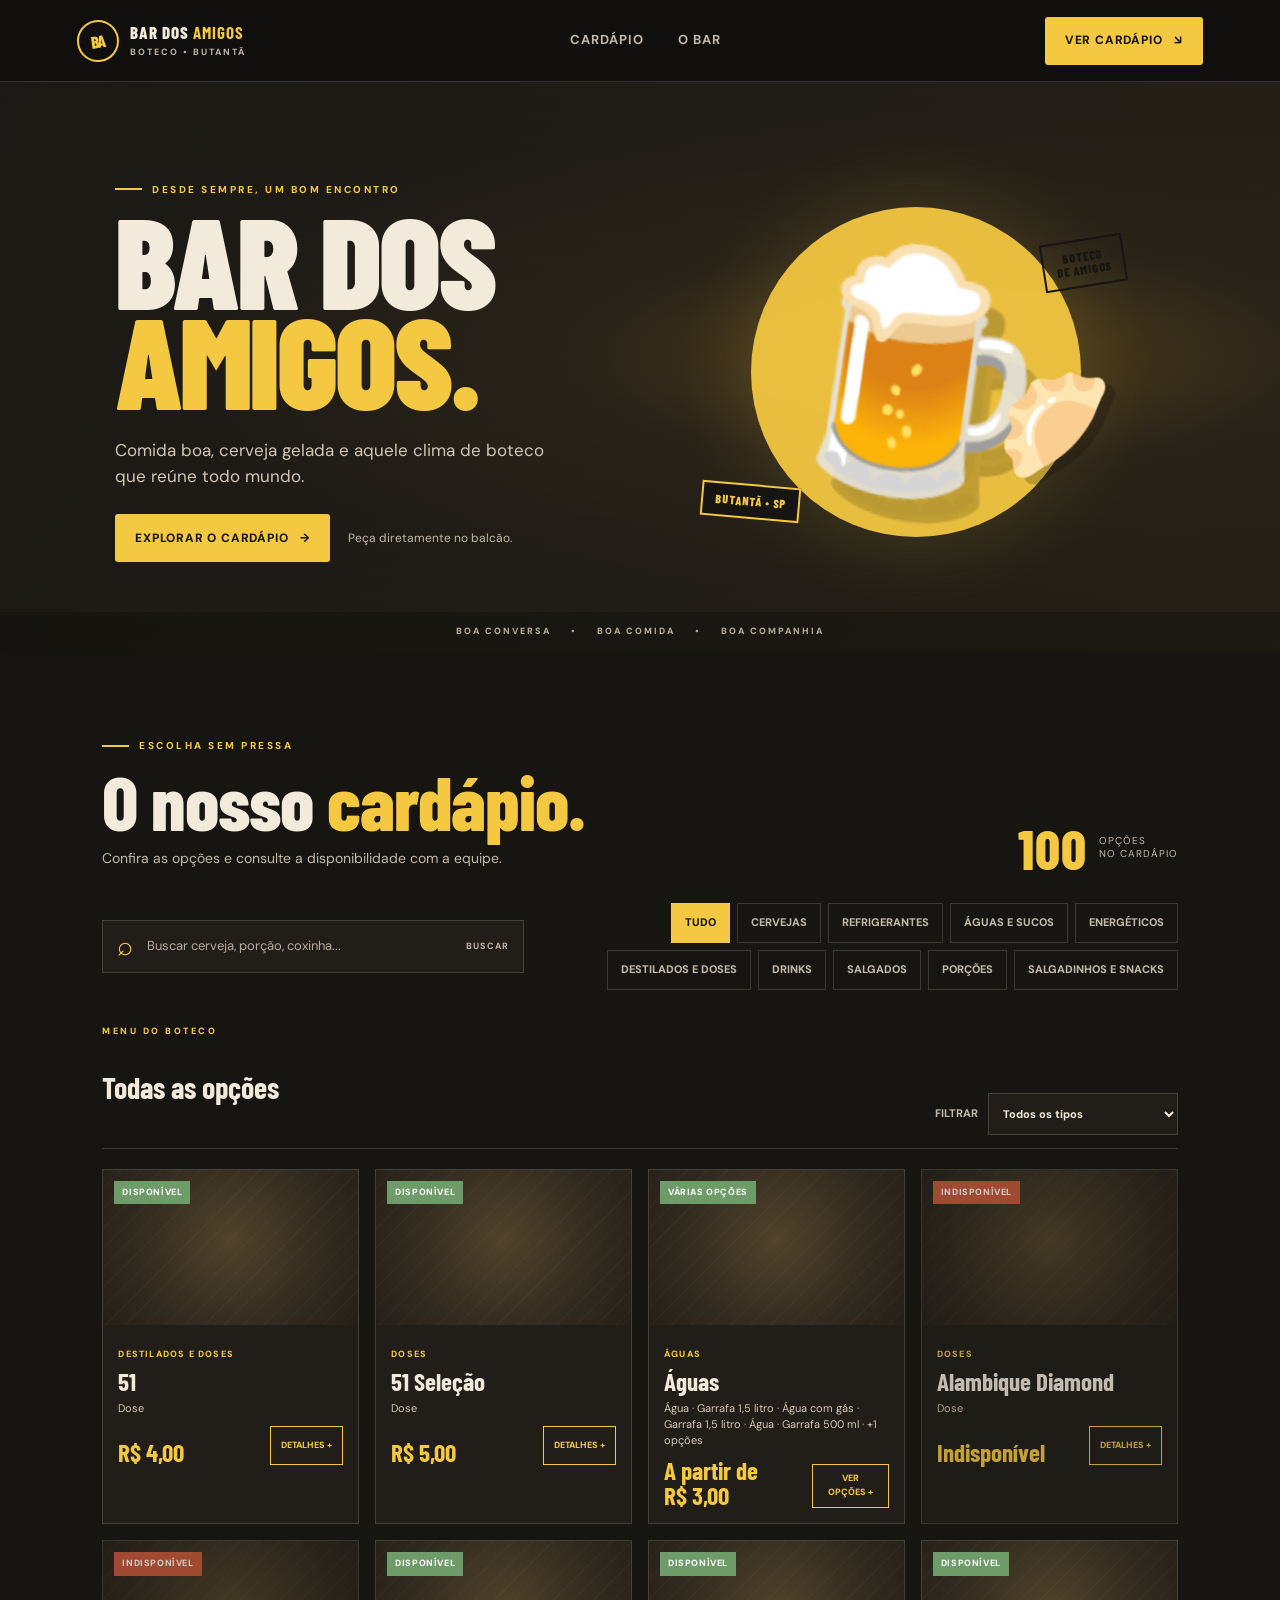
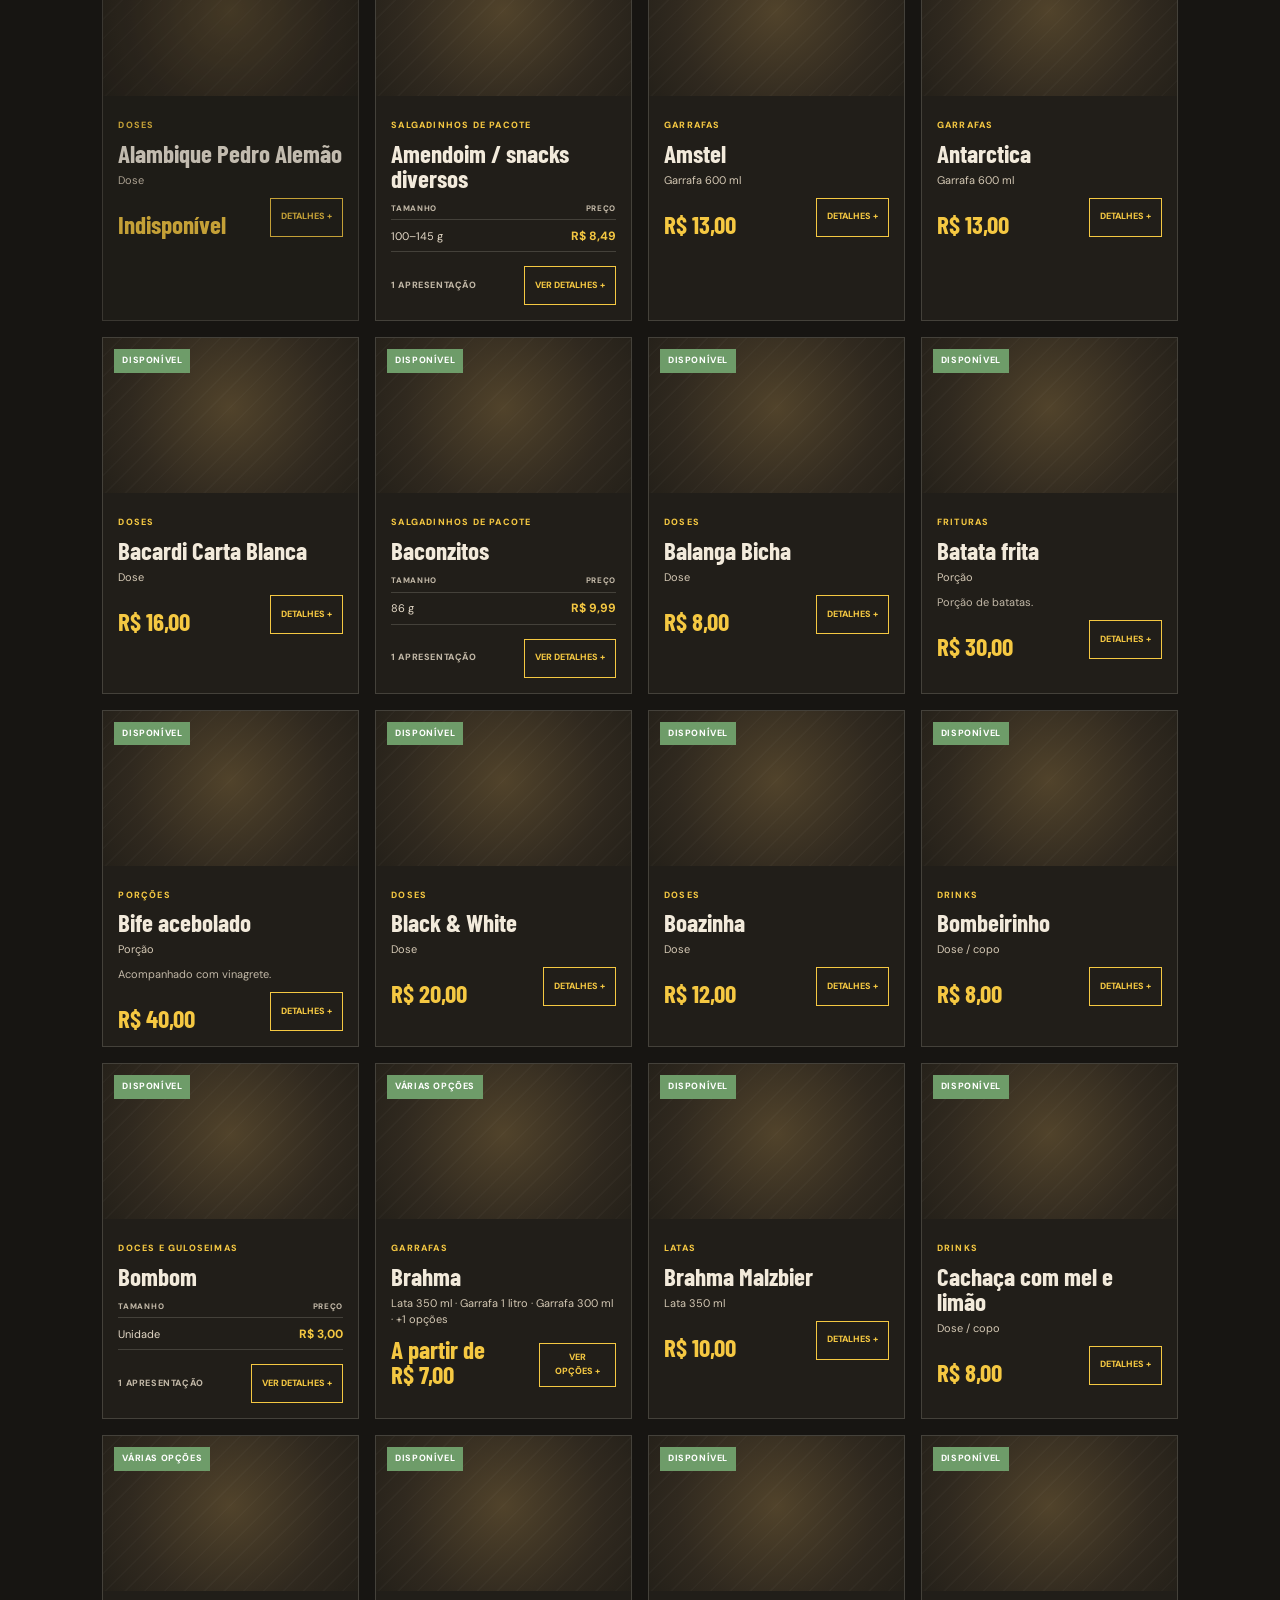
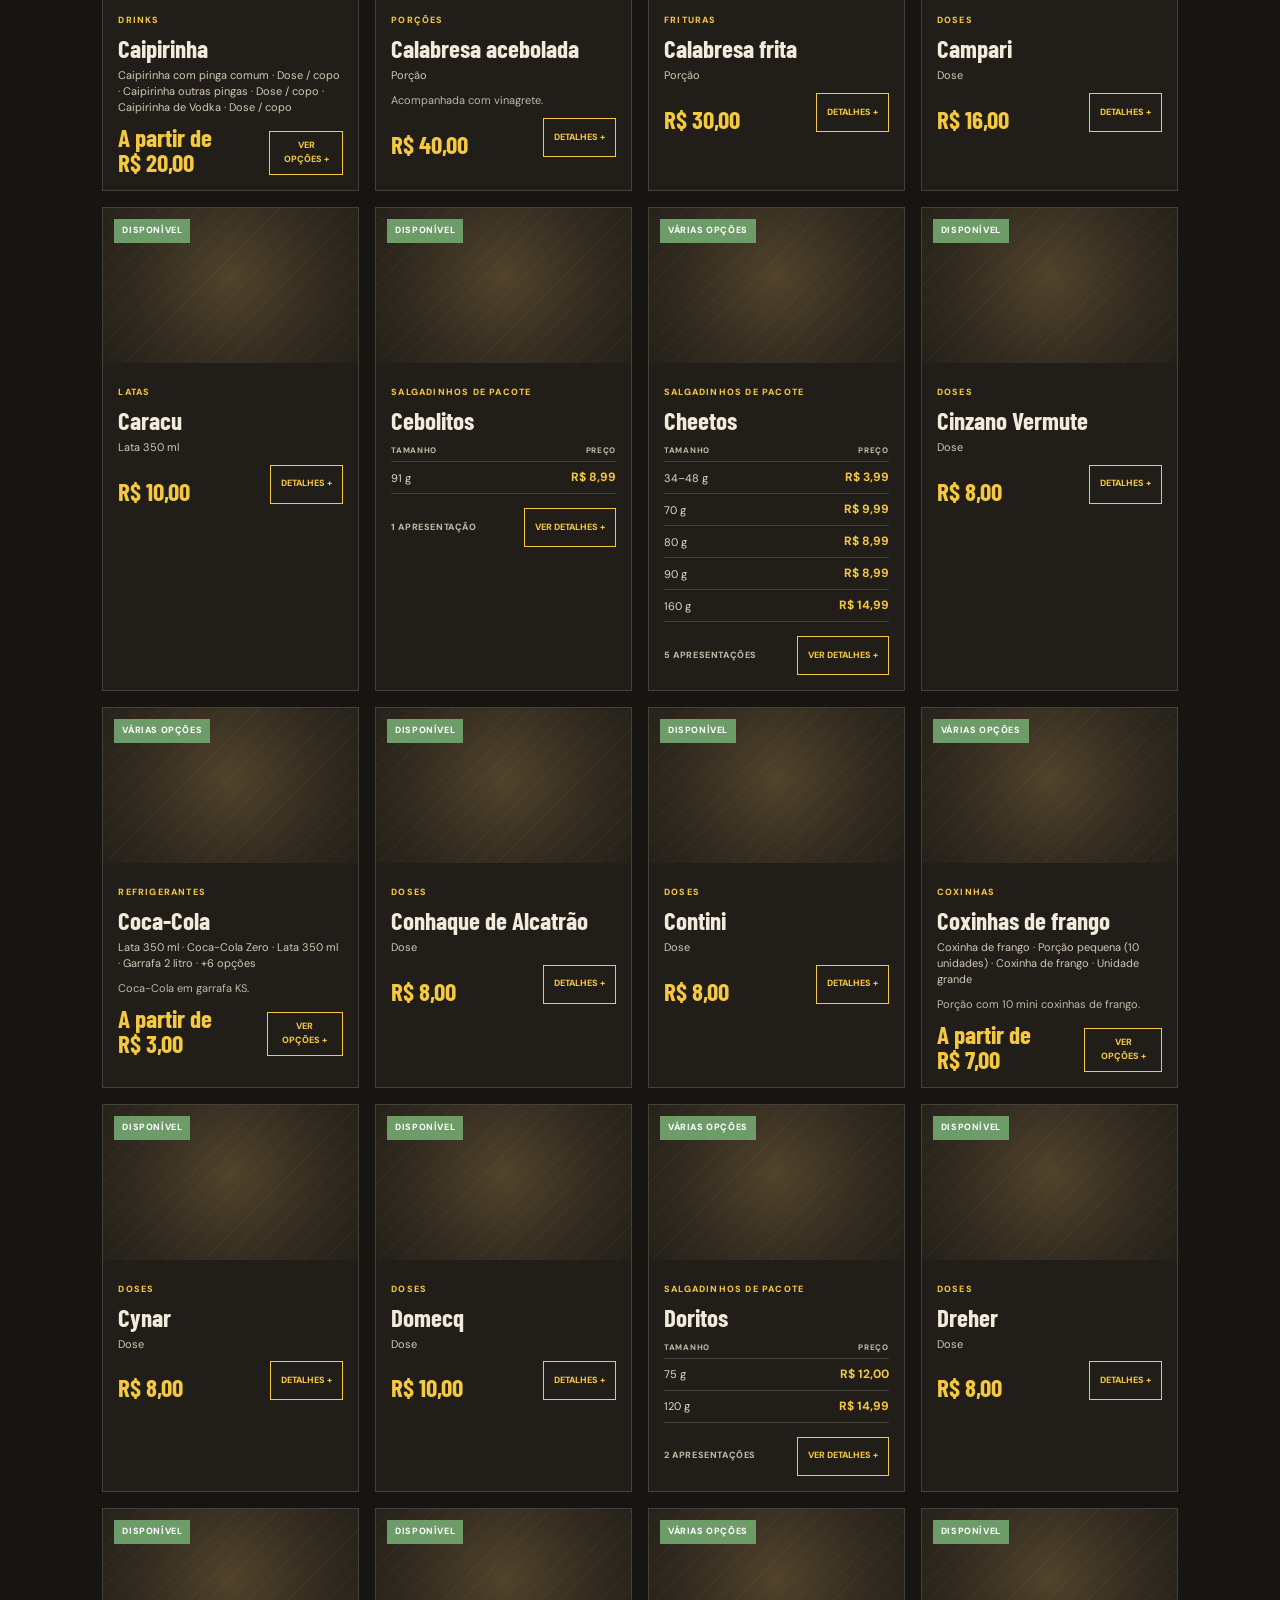
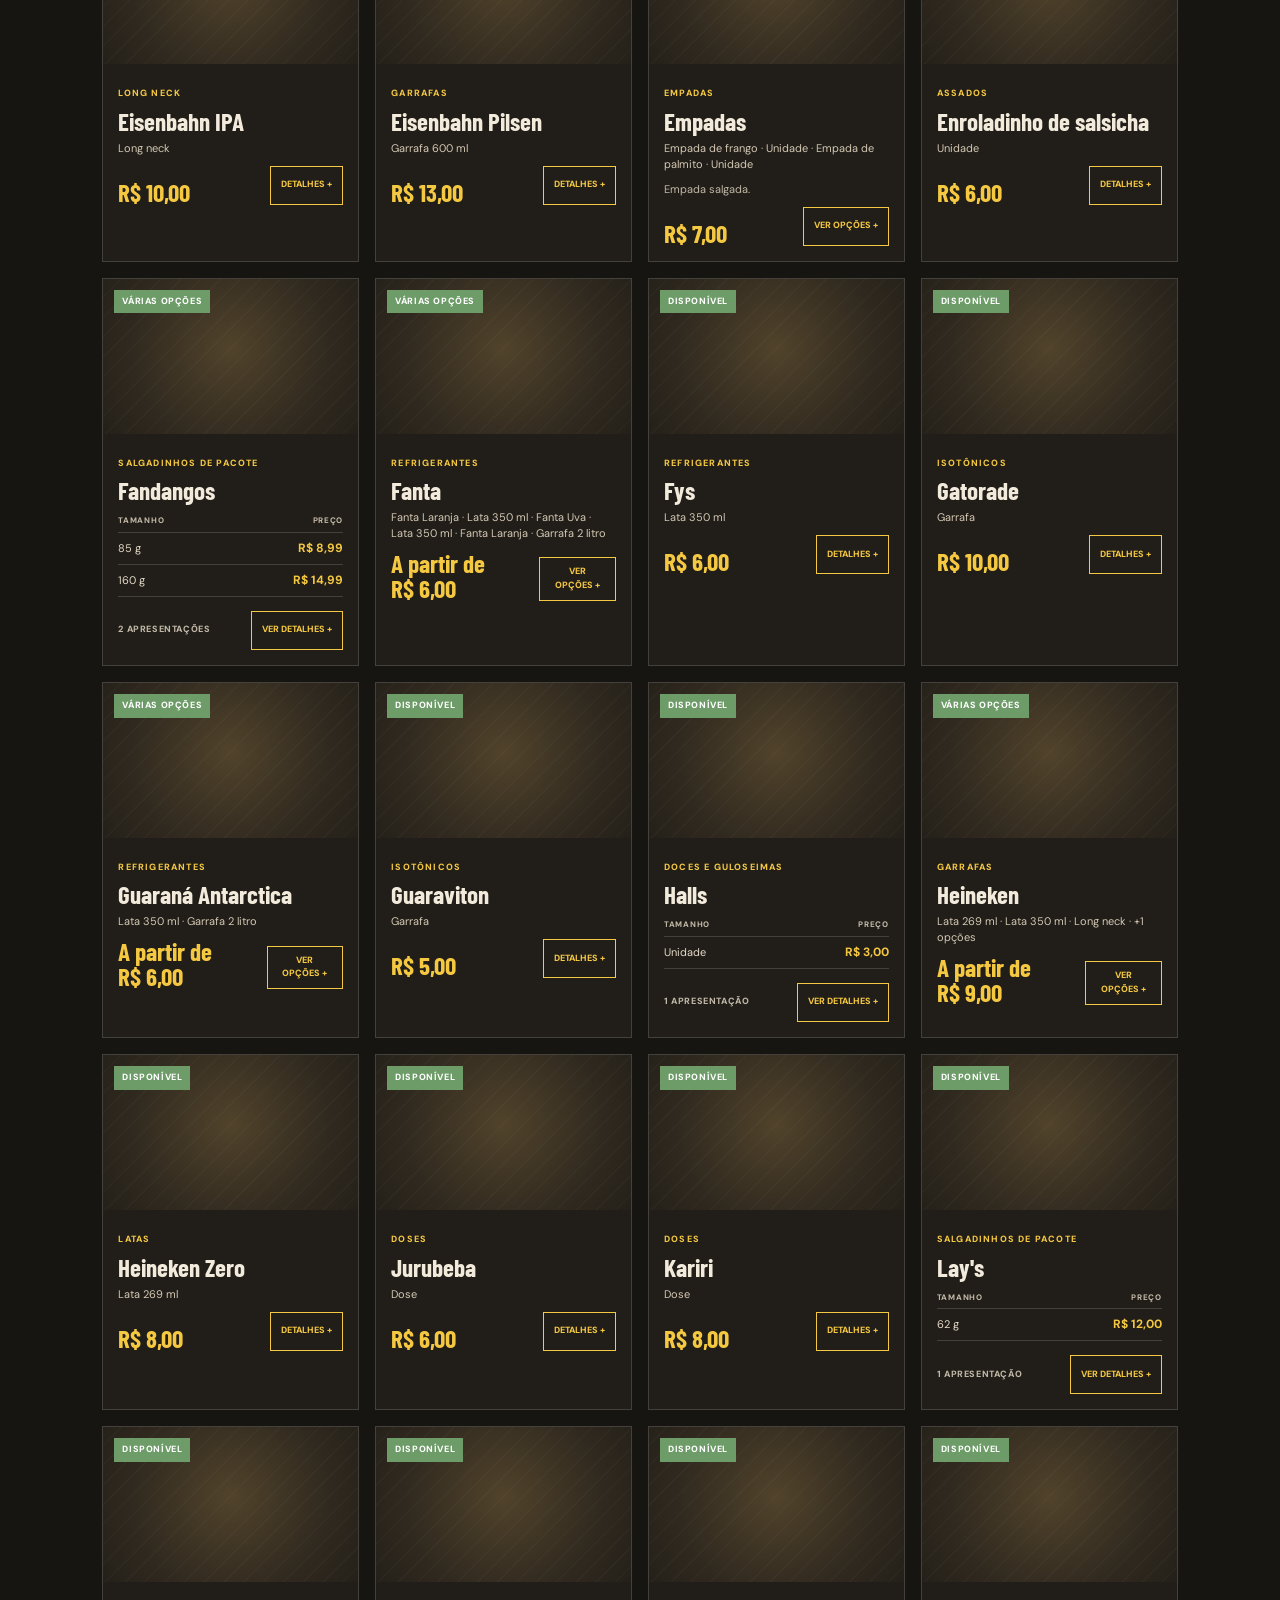
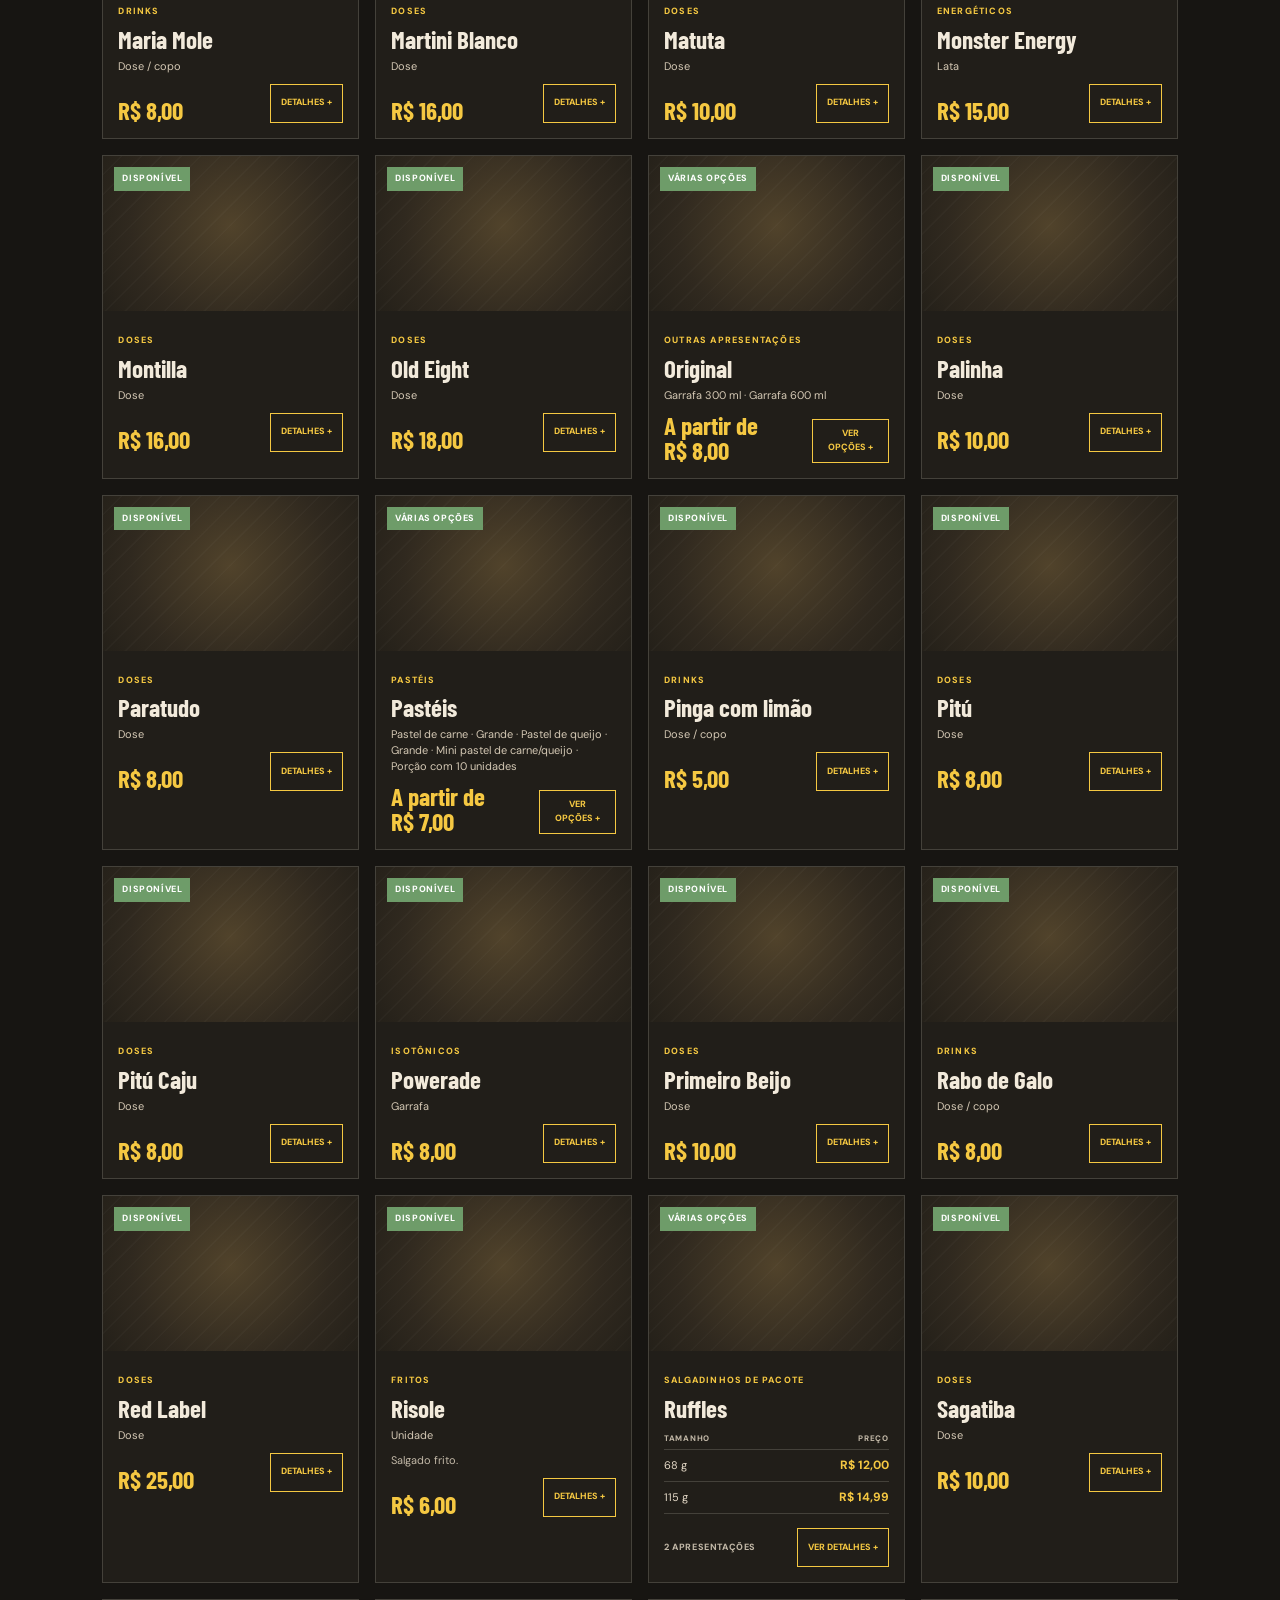
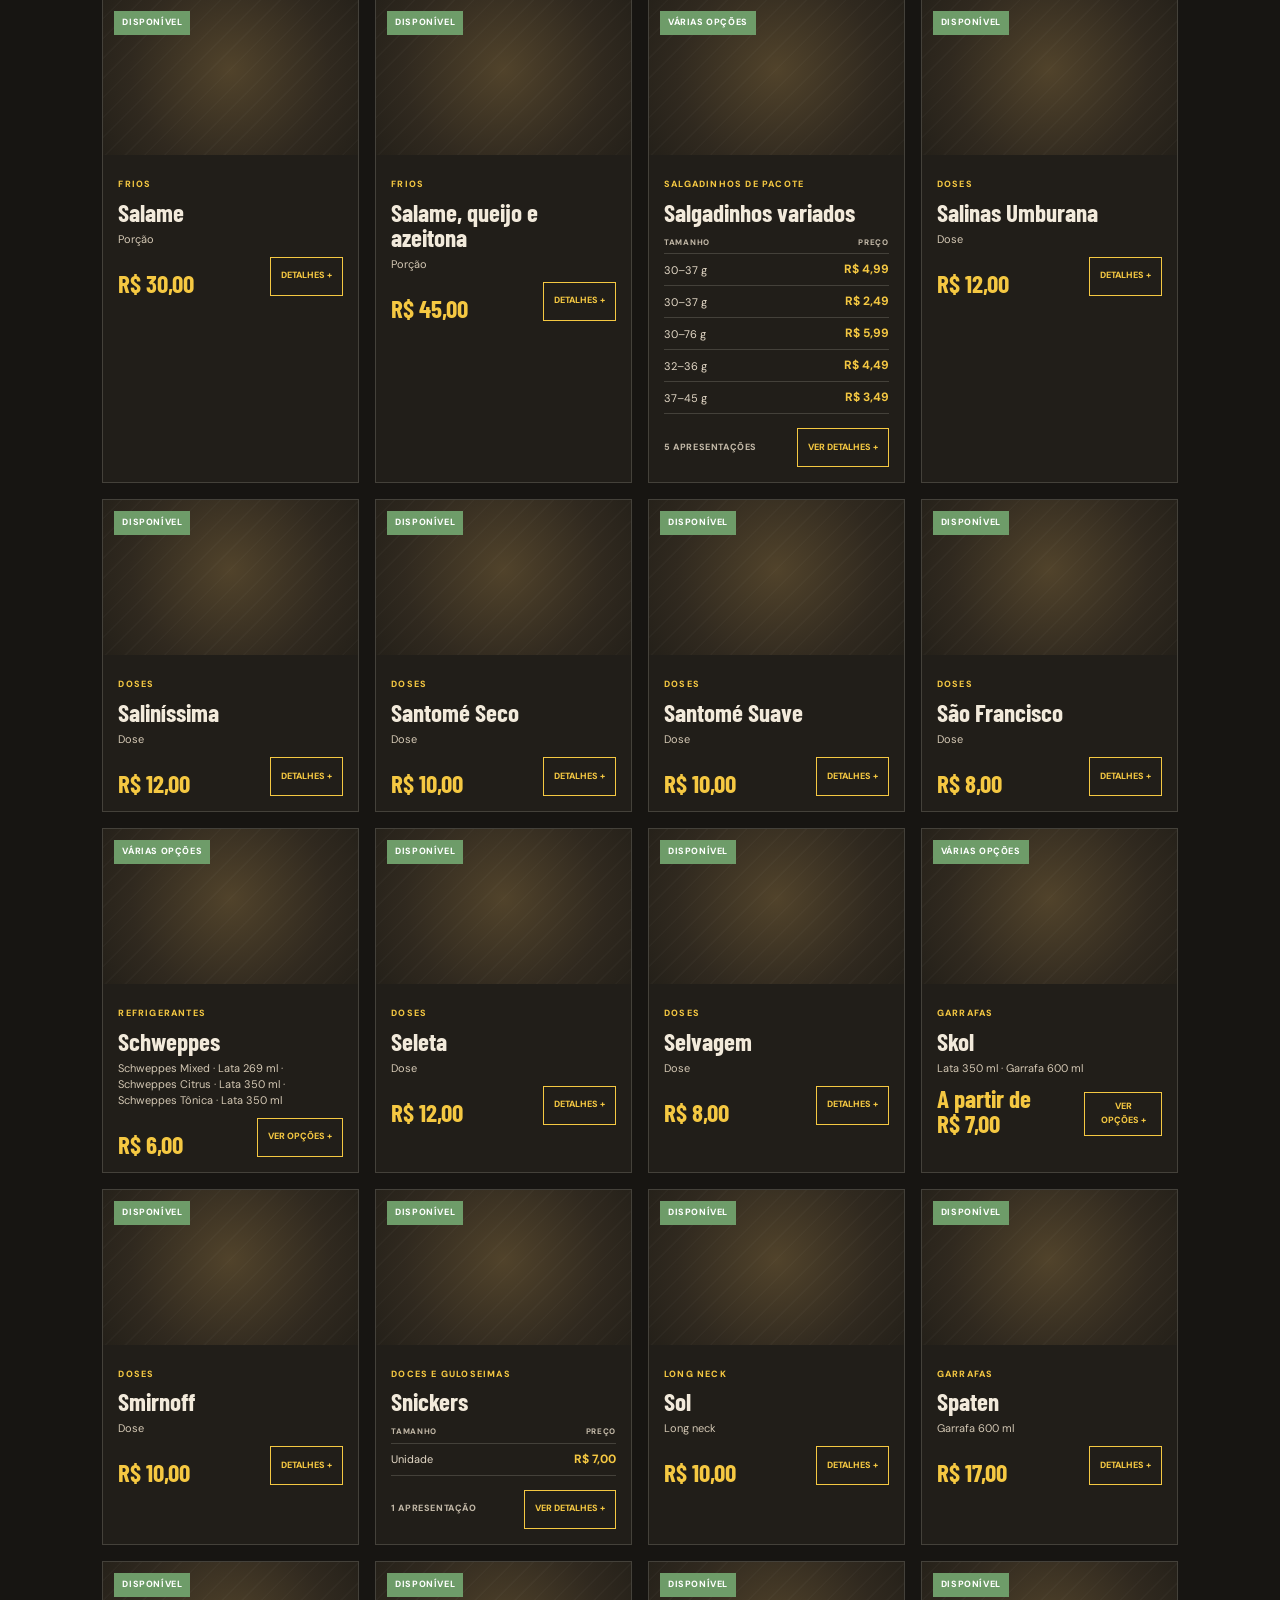
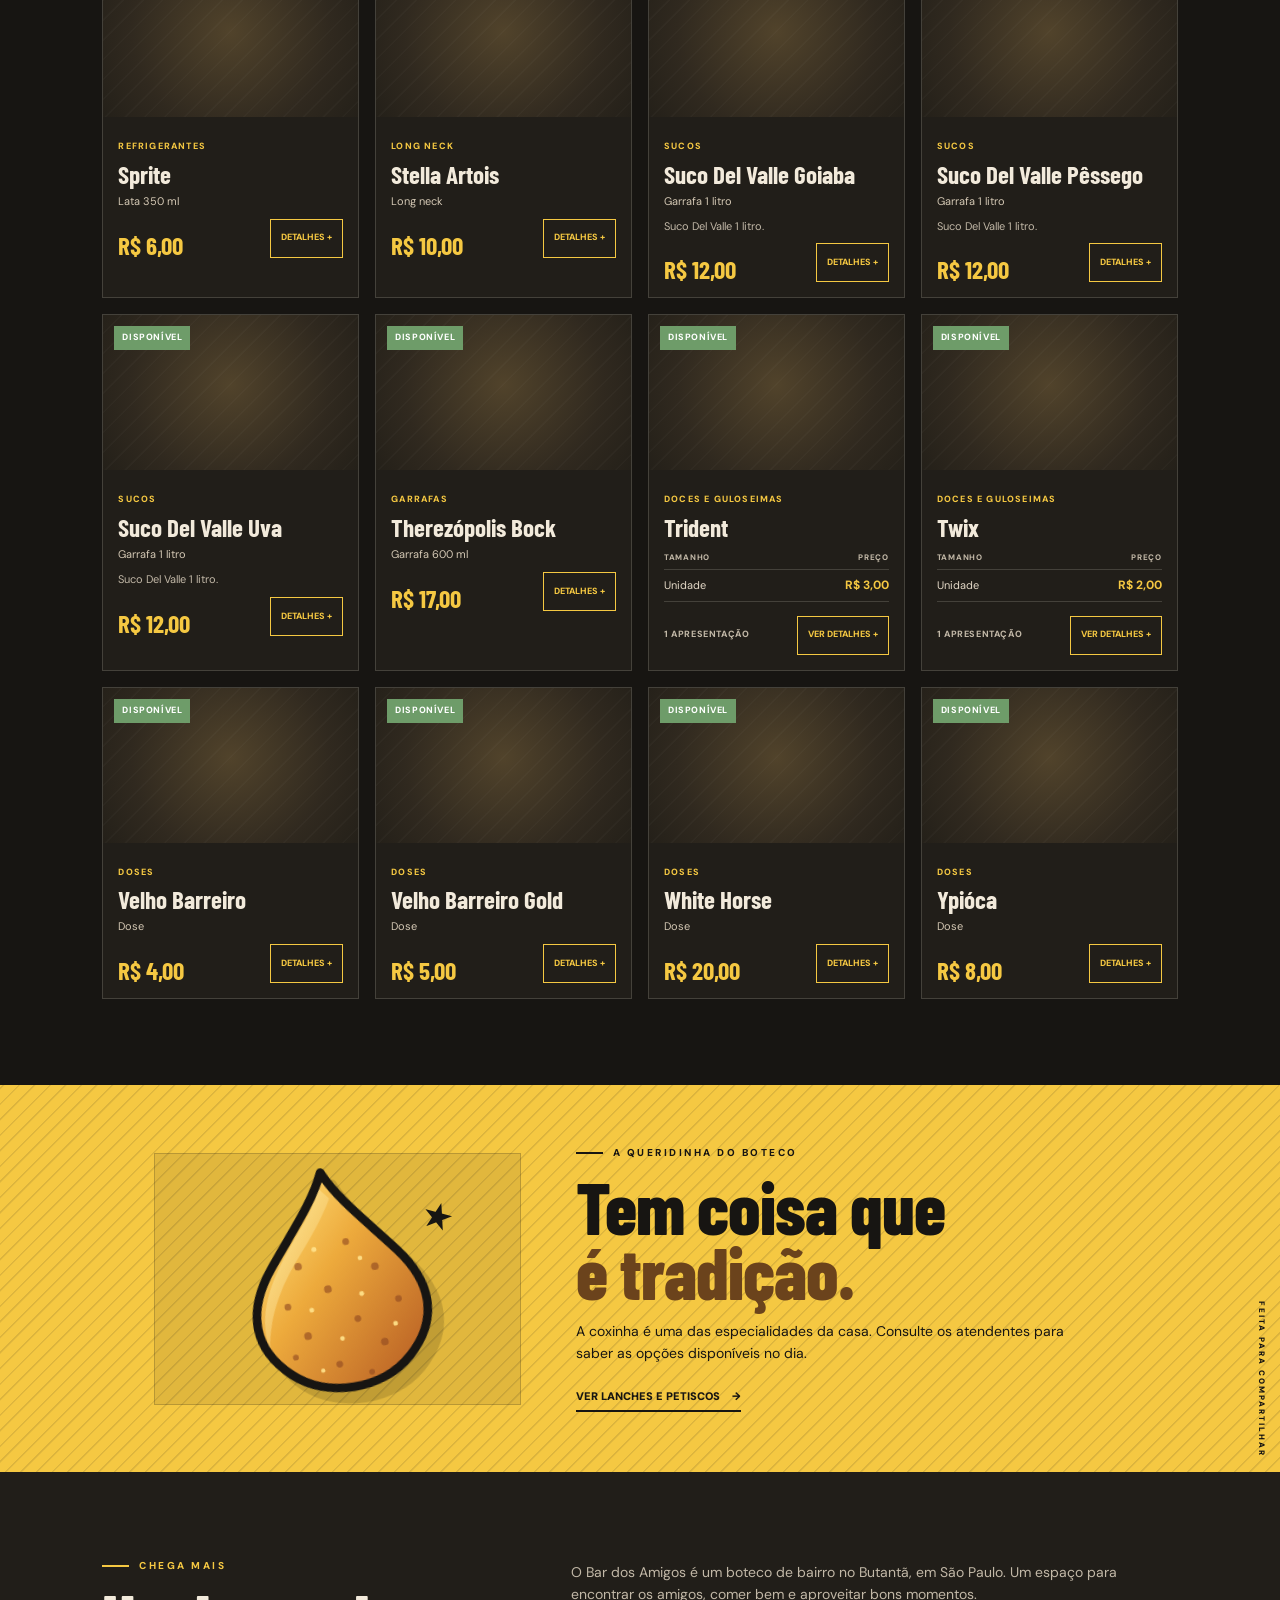
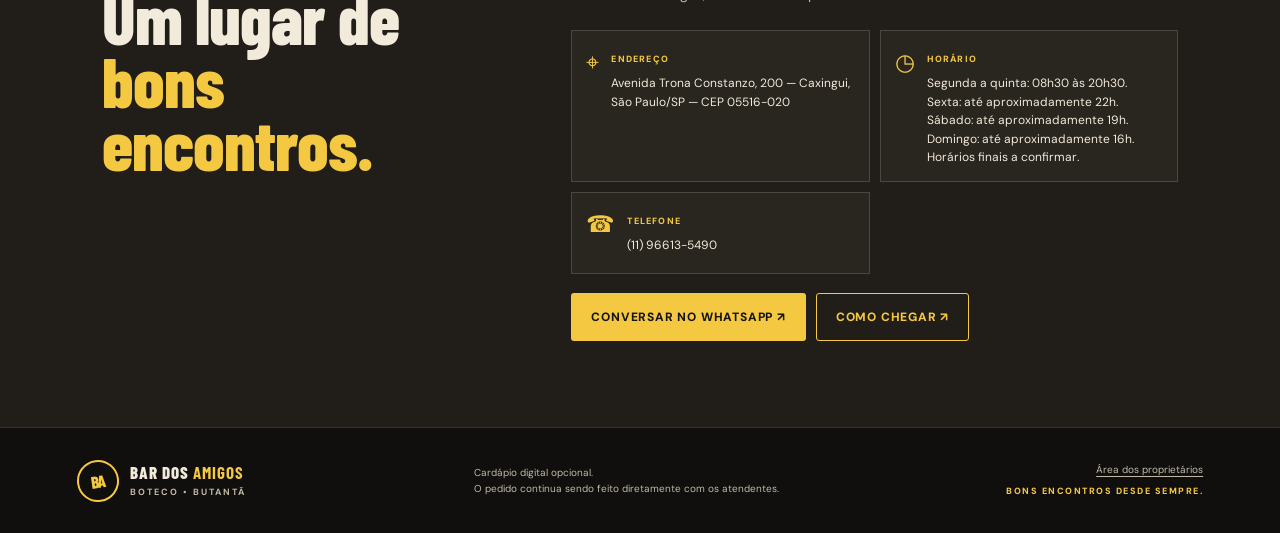
<file: index.html>
<!doctype html>
<html lang="pt-BR">
<head>
  <meta charset="utf-8">
  <meta name="viewport" content="width=device-width, initial-scale=1">
  <meta name="theme-color" content="#171512">
  <meta name="description" content="Cardápio digital opcional do Bar dos Amigos. Consulte e faça seu pedido diretamente com os atendentes.">
  <title>Bar dos Amigos | Cardápio</title>
  <link rel="stylesheet" href="css/style.css">
</head>
<body>
  <a class="skip-link" href="#conteudo">Pular para o conteúdo</a>
  <header class="site-header">
    <a class="brand" href="#inicio" aria-label="Bar dos Amigos, início">
      <span class="brand-mark" aria-hidden="true">BA</span>
      <span class="brand-name">BAR DOS <b>AMIGOS</b><small>BOTECO • BUTANTÃ</small></span>
    </a>
    <nav class="main-nav" aria-label="Navegação principal">
      <a href="#cardapio">Cardápio</a>
      <a href="#sobre">O bar</a>
    </nav>
    <a class="button button-yellow header-cta" href="#cardapio">Ver cardápio <span aria-hidden="true">↘</span></a>
  </header>

  <main id="conteudo">
    <section class="hero" id="inicio">
      <div class="hero-copy">
        <p class="eyebrow"><span class="eyebrow-line"></span> DESDE SEMPRE, UM BOM ENCONTRO</p>
        <h1>BAR DOS<br><em>AMIGOS.</em></h1>
        <p class="hero-lead">Comida boa, cerveja gelada e aquele clima de boteco que reúne todo mundo.</p>
        <div class="hero-actions">
          <a class="button button-yellow" href="#cardapio">Explorar o cardápio <span aria-hidden="true">→</span></a>
          <span class="hero-note">Peça diretamente no balcão.</span>
        </div>
      </div>
      <div class="hero-art" aria-label="Ilustração de copo de cerveja e petiscos" role="img">
        <div class="sun-disc"></div>
        <div class="hero-beer">🍺</div>
        <div class="hero-snack">🥟</div>
        <span class="stamp stamp-top">BOTECO<br>DE AMIGOS</span>
        <span class="stamp stamp-bottom">BUTANTÃ • SP</span>
      </div>
      <div class="hero-bottomline"><span>BOA CONVERSA</span><span>•</span><span>BOA COMIDA</span><span>•</span><span>BOA COMPANHIA</span></div>
    </section>

    <section class="menu-section section-wrap" id="cardapio">
      <div class="section-title">
        <div>
          <p class="eyebrow"><span class="eyebrow-line"></span> ESCOLHA SEM PRESSA</p>
          <h2>O nosso <em>cardápio.</em></h2>
          <p class="section-subtitle">Confira as opções e consulte a disponibilidade com a equipe.</p>
        </div>
        <div class="menu-count"><strong id="product-count">0</strong><span>opções<br>no cardápio</span></div>
      </div>

      <div id="connection-status" class="status-banner" role="status" hidden></div>

      <div class="menu-tools">
        <label class="search-field">
          <span aria-hidden="true">⌕</span>
          <span class="sr-only">Buscar no cardápio</span>
          <input id="search-input" type="search" placeholder="Buscar cerveja, porção, coxinha..." autocomplete="off">
          <kbd>BUSCAR</kbd>
        </label>
        <div id="category-list" class="category-list" aria-label="Categorias"></div>
      </div>

      <div id="category-overview" class="category-overview" aria-label="Categorias do cardápio" hidden></div>

      <div class="product-toolbar">
        <div>
          <p class="eyebrow">MENU DO BOTECO</p>
          <h3 id="current-category">Todas as opções</h3>
        </div>
        <label class="subcategory-label">Filtrar
          <select id="subcategory-select" aria-label="Filtrar por tipo">
            <option value="">Todos os tipos</option>
          </select>
        </label>
      </div>

      <div id="product-grid" class="product-grid" aria-live="polite" aria-busy="false"></div>
      <div id="empty-state" class="empty-state" hidden>
        <span aria-hidden="true">🔎</span>
        <h3>Nada por aqui.</h3>
        <p>Tente outro nome ou escolha uma categoria diferente.</p>
        <button class="button button-outline" id="clear-filters">Limpar filtros</button>
      </div>
    </section>

    <section class="special-section">
      <div class="special-illustration" aria-hidden="true"><img src="assets/ilustracoes/coxinha.svg" alt=""><i>★</i></div>
      <div class="special-copy">
        <p class="eyebrow"><span class="eyebrow-line"></span> A QUERIDINHA DO BOTECO</p>
        <h2>Tem coisa que<br><em>é tradição.</em></h2>
        <p>A coxinha é uma das especialidades da casa. Consulte os atendentes para saber as opções disponíveis no dia.</p>
        <a href="#cardapio" class="text-link">Ver lanches e petiscos <span aria-hidden="true">→</span></a>
      </div>
      <span class="special-side-note">FEITA PARA COMPARTILHAR</span>
    </section>

    <section class="about-section section-wrap" id="sobre">
      <div class="about-heading">
        <p class="eyebrow"><span class="eyebrow-line"></span> CHEGA MAIS</p>
        <h2>Um lugar de<br><em>bons encontros.</em></h2>
      </div>
      <div class="about-content">
        <p>O Bar dos Amigos é um boteco de bairro no Butantã, em São Paulo. Um espaço para encontrar os amigos, comer bem e aproveitar bons momentos.</p>
        <div class="about-grid">
          <article class="about-item"><span class="about-icon">⌖</span><div><small>ENDEREÇO</small><p data-about="endereco">A preencher pelos proprietários</p></div></article>
          <article class="about-item"><span class="about-icon">◷</span><div><small>HORÁRIO</small><p data-about="horario">A preencher pelos proprietários</p></div></article>
          <article class="about-item"><span class="about-icon">☎</span><div><small>TELEFONE</small><p data-about="telefone">A preencher pelos proprietários</p></div></article>
        </div>
        <div class="about-actions">
          <a id="whatsapp-link" class="button button-yellow" href="#" hidden>Conversar no WhatsApp ↗</a>
          <a id="maps-link" class="button button-outline" href="#" target="_blank" rel="noopener noreferrer" hidden>Como chegar ↗</a>
        </div>
      </div>
    </section>
  </main>

  <footer class="site-footer">
    <a class="brand" href="#inicio"><span class="brand-mark">BA</span><span class="brand-name">BAR DOS <b>AMIGOS</b><small>BOTECO • BUTANTÃ</small></span></a>
    <p>Cardápio digital opcional.<br>O pedido continua sendo feito diretamente com os atendentes.</p>
    <div class="footer-links"><a href="admin.html">Área dos proprietários</a><span class="footer-est">BONS ENCONTROS DESDE SEMPRE.</span></div>
  </footer>

  <iframe id="backend-bridge" class="backend-bridge" title="Conexão segura com o catálogo" aria-hidden="true" tabindex="-1"></iframe>

  <dialog id="product-dialog" class="product-dialog" aria-labelledby="dialog-title">
    <button type="button" class="dialog-close" id="dialog-close" aria-label="Fechar detalhes">×</button>
    <div id="dialog-content"></div>
  </dialog>

  <script src="js/dados.js"></script>
  <script src="js/bridge.js"></script>
  <script src="js/app.js"></script>
</body>
</html>
</file>
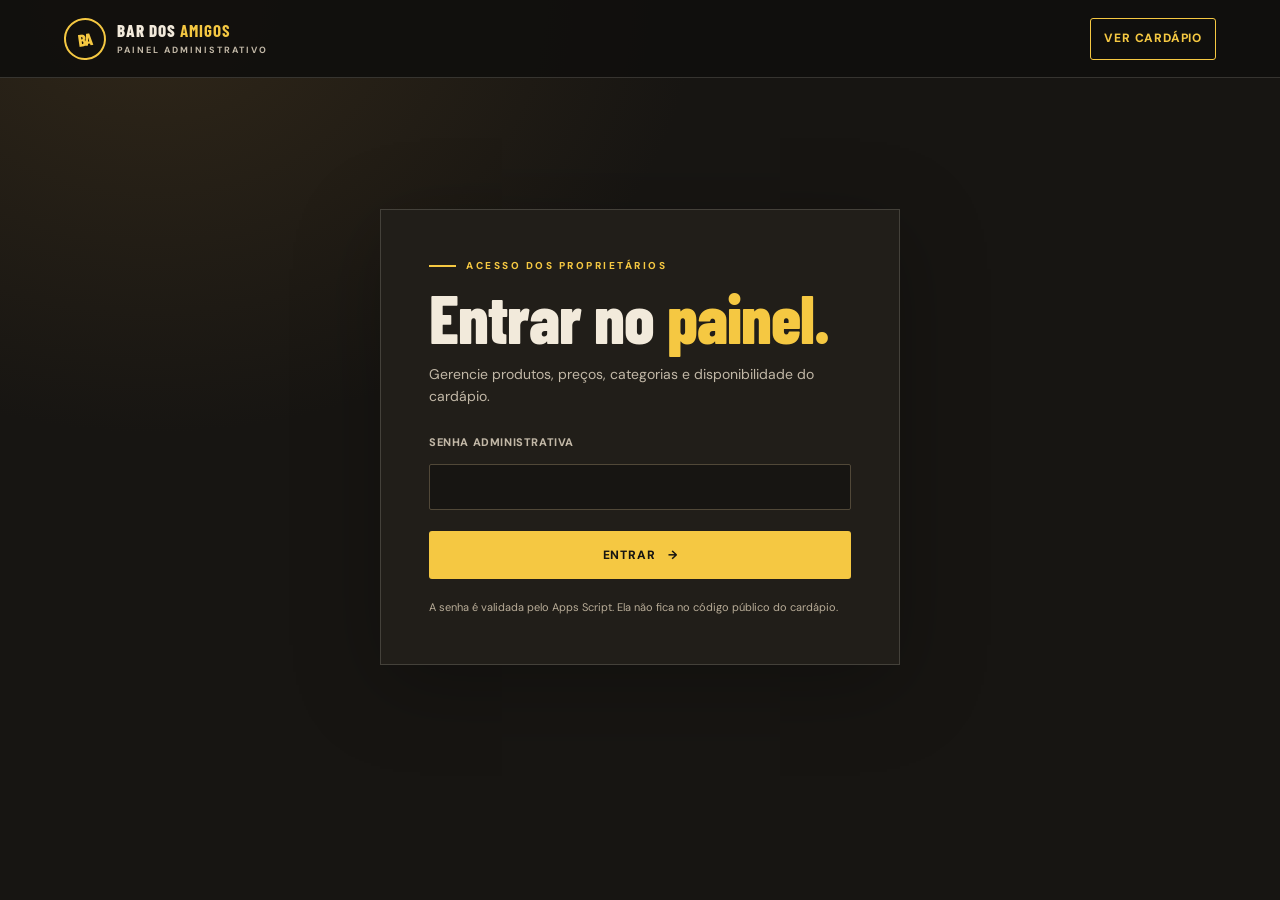
<file: admin.html>
<!doctype html>
<html lang="pt-BR">
<head>
  <meta charset="utf-8">
  <meta name="viewport" content="width=device-width, initial-scale=1, viewport-fit=cover">
  <meta name="theme-color" content="#171512">
  <meta name="description" content="Painel administrativo do cardápio do Bar dos Amigos.">
  <title>Administração | Bar dos Amigos</title>
  <link rel="stylesheet" href="css/style.css">
  <link rel="stylesheet" href="css/admin.css">
</head>
<body class="admin-body">
  <a class="skip-link" href="#admin-main">Pular para o painel</a>
  <header class="admin-header">
    <a class="brand" href="index.html" aria-label="Voltar ao cardápio">
      <span class="brand-mark" aria-hidden="true">BA</span>
      <span class="brand-name">BAR DOS <b>AMIGOS</b><small>PAINEL ADMINISTRATIVO</small></span>
    </a>
    <div class="header-actions">
      <a class="button button-outline" href="index.html">Ver cardápio</a>
      <button class="button button-outline" id="change-password-open" type="button" hidden>Trocar senha</button>
      <button class="button button-yellow" id="logout-button" type="button" hidden>Sair</button>
    </div>
  </header>

  <main class="admin-main" id="admin-main">
    <div id="auth-status" class="admin-status auth-status" role="status" aria-live="polite" hidden></div>
    <section class="auth-panel" id="login-view" aria-labelledby="login-title">
      <p class="eyebrow"><span class="eyebrow-line"></span> ACESSO DOS PROPRIETÁRIOS</p>
      <h1 id="login-title">Entrar no <em>painel.</em></h1>
      <p class="auth-intro">Gerencie produtos, preços, categorias e disponibilidade do cardápio.</p>
      <form id="login-form" class="admin-form">
        <label for="login-password">Senha administrativa</label>
        <input id="login-password" name="password" type="password" autocomplete="current-password" required>
        <button class="button button-yellow form-submit" type="submit">Entrar <span aria-hidden="true">→</span></button>
      </form>
      <p id="setup-warning" class="setup-warning" hidden>O acesso ainda precisa ser conectado ao Google Sheets. Siga as instruções do arquivo README incluído no pacote V5.1.</p>
      <p class="auth-security">A senha é validada pelo Apps Script. Ela não fica no código público do cardápio.</p>
    </section>

    <section class="auth-panel" id="password-view" aria-labelledby="password-title" hidden>
      <p class="eyebrow"><span class="eyebrow-line"></span> PRIMEIRO ACESSO</p>
      <h1 id="password-title">Troque a senha <em>provisória.</em></h1>
      <p class="auth-intro">Escolha uma senha nova com pelo menos 12 caracteres para continuar.</p>
      <form id="first-password-form" class="admin-form">
        <label for="current-password">Senha provisória atual</label>
        <input id="current-password" name="currentPassword" type="password" autocomplete="current-password" required>
        <label for="new-password">Nova senha</label>
        <input id="new-password" name="newPassword" type="password" autocomplete="new-password" minlength="12" required>
        <label for="confirm-password">Confirme a nova senha</label>
        <input id="confirm-password" name="confirmPassword" type="password" autocomplete="new-password" minlength="12" required>
        <button class="button button-yellow form-submit" type="submit">Salvar senha</button>
      </form>
    </section>

    <section class="dashboard" id="dashboard-view" hidden aria-labelledby="dashboard-title">
      <div class="dashboard-heading">
        <div>
          <p class="eyebrow"><span class="eyebrow-line"></span> CARDÁPIO DO BAR</p>
          <h1 id="dashboard-title">Administração <em>simples.</em></h1>
        </div>
      </div>
      <div id="admin-status" class="admin-status" role="status" aria-live="polite" hidden></div>
      <nav class="admin-menu" aria-label="Menu administrativo">
        <button type="button" data-admin-section="summary" aria-current="page">Resumo</button>
        <button type="button" data-admin-section="quick-bill">Conta rápida</button>
        <button type="button" data-admin-section="products">Produtos</button>
      </nav>

      <section id="admin-section-summary" class="admin-section" aria-labelledby="summary-title">
        <div class="stats-grid" aria-label="Resumo do catálogo">
          <article class="stat-card"><span>PRODUTOS ATIVOS</span><strong id="active-count">0</strong></article>
          <article class="stat-card"><span>INDISPONÍVEIS</span><strong id="unavailable-count">0</strong></article>
          <article class="stat-card"><span>CATEGORIAS ATIVAS</span><strong id="category-count">0</strong></article>
        </div>
        <div class="admin-shortcuts">
          <h2 id="summary-title">O que você precisa fazer?</h2>
          <button class="admin-shortcut" type="button" data-open-admin-section="quick-bill"><span><strong>Montar uma conta</strong><small>Adicionar produtos e calcular o total de uma pessoa.</small></span><b aria-hidden="true">→</b></button>
          <button class="admin-shortcut" type="button" data-open-admin-section="products"><span><strong>Gerenciar produtos</strong><small>Atualizar preços, disponibilidade e apresentações.</small></span><b aria-hidden="true">→</b></button>
        </div>
      </section>

      <section id="admin-section-quick-bill" class="admin-section" aria-labelledby="quick-bill-title" hidden>
        <section class="quick-bill">
        <div class="quick-bill-heading">
          <div>
            <p class="eyebrow"><span class="eyebrow-line"></span> ATENDIMENTO</p>
            <h2 id="quick-bill-title">Conta <em>rápida.</em></h2>
            <p>Selecione os produtos, ajuste as quantidades e confira o total.</p>
          </div>
          <button class="button button-outline" id="quick-bill-clear" type="button" hidden>Limpar conta</button>
        </div>
        <form id="quick-bill-form" class="quick-bill-command">
          <div class="quick-bill-entry">
            <label for="quick-bill-product">Produto e apresentação
              <select id="quick-bill-product" required><option value="">Escolha um produto</option></select>
            </label>
            <label for="quick-bill-quantity">Quantidade
              <select id="quick-bill-quantity" required>
                <option value="1">1</option><option value="2">2</option><option value="3">3</option><option value="4">4</option><option value="5">5</option>
                <option value="6">6</option><option value="7">7</option><option value="8">8</option><option value="9">9</option><option value="10">10</option>
                <option value="12">12</option><option value="15">15</option><option value="20">20</option><option value="25">25</option>
                <option value="30">30</option><option value="50">50</option><option value="100">100</option><option value="custom">Outra quantidade…</option>
              </select>
            </label>
            <label id="quick-bill-custom-label" for="quick-bill-custom-quantity" hidden>Digite a quantidade
              <input id="quick-bill-custom-quantity" type="number" min="1" max="999" step="1" value="11" inputmode="numeric">
            </label>
            <button class="button button-yellow" type="submit">Adicionar à conta</button>
          </div>
          <small>Itens indisponíveis ou sem preço cadastrado não podem ser adicionados.</small>
        </form>
        <div id="quick-bill-status" class="quick-bill-status" role="status" aria-live="polite" hidden></div>
        <div id="quick-bill-empty" class="quick-bill-empty">A conta está vazia. Adicione o primeiro item acima.</div>
        <div id="quick-bill-items" class="quick-bill-items" aria-live="polite"></div>
        <div class="quick-bill-total"><span>Total parcial</span><strong id="quick-bill-total">R$ 0,00</strong></div>
        <p id="quick-bill-price-note" class="quick-bill-price-note" hidden>Há valores de exemplo nesta conta. Confirme esses preços antes de cobrar.</p>
        <p class="quick-bill-footnote">Conta de conferência: não registra pedido nem altera estoque.</p>
        </section>
      </section>

      <section id="admin-section-products" class="admin-section" aria-labelledby="products-title" hidden>
        <div class="products-heading">
          <div>
            <p class="eyebrow"><span class="eyebrow-line"></span> CATÁLOGO</p>
            <h2 id="products-title">Produtos</h2>
            <p>Busque uma família para editar suas apresentações e preços.</p>
          </div>
          <div class="products-actions">
            <button class="button button-outline" id="categories-open" type="button">Categorias</button>
            <button class="button button-yellow" id="product-add" type="button">+ Novo produto</button>
          </div>
        </div>
      <div class="catalog-toolbar">
        <label class="admin-search"><span class="sr-only">Buscar produtos</span><input id="product-search" type="search" placeholder="Buscar produto ou apresentação…"></label>
        <label class="filter-label">Categoria
          <select id="category-filter"><option value="">Todas</option></select>
        </label>
        <label class="archived-filter"><input id="show-archived" type="checkbox"> Mostrar arquivados</label>
      </div>
      <div id="product-list" class="admin-product-list" aria-live="polite"></div>
      <nav class="pagination" id="pagination" aria-label="Páginas dos produtos" hidden>
        <button class="button button-outline" id="previous-page" type="button">Anterior</button>
        <span id="page-label"></span>
        <button class="button button-outline" id="next-page" type="button">Próxima</button>
      </nav>
      </section>
    </section>
  </main>

  <dialog class="admin-dialog product-edit-dialog" id="product-dialog" aria-labelledby="product-dialog-title">
    <form id="product-form" class="dialog-form">
      <div class="dialog-heading"><div><p class="eyebrow">CATÁLOGO</p><h2 id="product-dialog-title">Novo produto</h2></div><button class="dialog-close" type="button" data-close="product-dialog" aria-label="Fechar formulário">×</button></div>
      <div class="dialog-scroll">
        <input type="hidden" name="id">
        <div class="form-grid">
          <label class="span-2">Produto principal<input name="nome" maxlength="100" required placeholder="Ex.: Coca-Cola"><small>As apresentações serão agrupadas com este nome no cardápio.</small></label>
          <label>Categoria<select name="categoria" required></select></label>
          <label>Subcategoria<input name="subcategoria" maxlength="80" placeholder="Ex.: Refrigerantes"></label>
          <label class="span-2">Ilustração<select name="ilustracao"><option value="assets/ilustracoes/drink.svg">Bebida / drink</option><option value="assets/ilustracoes/cerveja-garrafa.svg">Cerveja em garrafa</option><option value="assets/ilustracoes/cerveja-lata.svg">Cerveja em lata</option><option value="assets/ilustracoes/coxinha.svg">Coxinha</option><option value="assets/ilustracoes/empada.svg">Empada</option><option value="assets/ilustracoes/pastel.svg">Pastel</option><option value="assets/ilustracoes/risole.svg">Risole</option><option value="assets/ilustracoes/enroladinho.svg">Enroladinho</option><option value="assets/ilustracoes/porcao.svg">Porção / snack</option></select></label>
          <label class="span-2">Descrição útil ao cliente<textarea name="descricao" rows="2" maxlength="300" placeholder="Opcional. Evite repetir preço e disponibilidade."></textarea></label>
          <label class="span-2">Ingredientes ou observação<textarea name="ingredientes" rows="2" maxlength="300"></textarea></label>
        </div>
        <section class="presentations-section" aria-labelledby="presentations-title">
          <div class="presentations-heading"><div><h3 id="presentations-title">Apresentações</h3><p>Cadastre tamanhos e preços diferentes no mesmo produto.</p></div><button class="button button-outline" id="presentation-add" type="button">+ Adicionar apresentação</button></div>
          <div id="presentation-list" class="presentation-list"></div>
          <p class="presentation-help">Ao remover uma apresentação já salva, ela será arquivada para preservar o histórico da planilha.</p>
        </section>
      </div>
      <div class="dialog-actions"><button class="button button-outline" type="button" data-close="product-dialog">Cancelar</button><button class="button button-yellow" type="submit">Salvar produto</button></div>
    </form>
  </dialog>

  <template id="presentation-template">
    <article class="presentation-row">
      <div class="presentation-row-heading"><h4>Apresentação</h4><button class="presentation-remove" type="button" data-remove-presentation>Remover</button></div>
      <div class="presentation-grid">
        <label>Nome específico (opcional)<input name="nomeEspecifico" maxlength="100" placeholder="Use quando a opção tiver outro nome"></label>
        <label>Embalagem / tipo<select name="tipo" required></select><input name="tipoPersonalizado" maxlength="50" placeholder="Digite o tipo" hidden></label>
        <label>Tamanho<select name="tamanho" required></select><input name="tamanhoPersonalizado" maxlength="50" placeholder="Digite o tamanho" hidden></label>
        <label>Preço (R$)<input name="preco" type="number" min="0" max="99999" step="0.01" inputmode="decimal"></label>
      </div>
      <div class="presentation-flags">
        <label><input type="checkbox" name="precoIndefinido"> Consultar preço</label>
        <label><input type="checkbox" name="disponivel" checked> Disponível</label>
        <label><input type="checkbox" name="ativo" checked> Exibir no cardápio</label>
        <label><input type="checkbox" name="retornavel"> Retornável</label>
      </div>
    </article>
  </template>

  <dialog class="admin-dialog categories-dialog" id="categories-dialog" aria-labelledby="categories-title">
    <div class="dialog-form">
      <div class="dialog-heading"><div><p class="eyebrow">ORGANIZAÇÃO</p><h2 id="categories-title">Categorias</h2></div><button class="dialog-close" type="button" data-close="categories-dialog" aria-label="Fechar">×</button></div>
      <p class="dialog-help">Desative categorias sem removê-las. Para excluir uma categoria, primeiro mova os produtos ligados a ela para outra categoria.</p>
      <div id="category-editor-list" class="category-editor-list"></div>
      <form id="category-add-form" class="category-add-form">
        <label>Nova categoria<input name="nome" maxlength="60" required placeholder="Ex.: Porções"></label>
        <label>Ordem<input name="ordem" type="number" min="1" max="999" value="10" required></label>
        <button class="button button-yellow" type="submit">Adicionar</button>
      </form>
    </div>
  </dialog>

  <dialog class="admin-dialog" id="change-password-dialog" aria-labelledby="change-password-title">
    <form id="change-password-form" class="dialog-form">
      <div class="dialog-heading"><div><p class="eyebrow">SEGURANÇA</p><h2 id="change-password-title">Trocar senha</h2></div><button class="dialog-close" type="button" data-close="change-password-dialog" aria-label="Fechar">×</button></div>
      <label>Senha atual<input name="currentPassword" type="password" autocomplete="current-password" required></label>
      <label>Nova senha (12 caracteres ou mais)<input name="newPassword" type="password" minlength="12" autocomplete="new-password" required></label>
      <label>Confirme a nova senha<input name="confirmPassword" type="password" minlength="12" autocomplete="new-password" required></label>
      <div class="dialog-actions"><button class="button button-outline" type="button" data-close="change-password-dialog">Cancelar</button><button class="button button-yellow" type="submit">Atualizar senha</button></div>
    </form>
  </dialog>

  <iframe id="backend-bridge" class="backend-bridge" title="Conexão segura com o catálogo" aria-hidden="true" tabindex="-1"></iframe>
  <script src="js/dados.js"></script>
  <script src="js/bridge.js"></script>
  <script src="js/admin.js"></script>
</body>
</html>
</file>
<file: css/style.css>
@import url('https://fonts.googleapis.com/css2?family=Barlow+Condensed:wght@500;600;700;800;900&family=DM+Sans:wght@400;500;600;700;800&display=swap');

:root {
  --ink: #171512;
  --ink-2: #211e19;
  --panel: #29251f;
  --panel-2: #332e26;
  --paper: #f2eadb;
  --muted: #c2b8a7;
  --yellow: #f5c842;
  --yellow-2: #ffda67;
  --red: #c75a3b;
  --green: #6e9c69;
  --line: rgba(242,234,219,.17);
  --display: "Barlow Condensed", Impact, sans-serif;
  --body: "DM Sans", Arial, sans-serif;
  color-scheme: dark;
}
* { box-sizing: border-box; }
html { scroll-behavior: smooth; }
body { margin: 0; background: var(--ink); color: var(--paper); font: 16px/1.55 var(--body); }
a { color: inherit; text-decoration: none; }
button, input, select { font: inherit; }
button, a, select { -webkit-tap-highlight-color: transparent; }
:focus-visible { outline: 3px solid var(--yellow-2); outline-offset: 4px; }
[hidden] { display: none !important; }
.sr-only { position: absolute; width: 1px; height: 1px; padding: 0; margin: -1px; overflow: hidden; clip: rect(0,0,0,0); white-space: nowrap; border: 0; }
.skip-link { position: absolute; top: -60px; left: 12px; z-index: 100; background: var(--yellow); color: var(--ink); padding: 12px; }
.skip-link:focus { top: 12px; }

.site-header { min-height: 82px; padding: 12px clamp(20px,6vw,92px); display: flex; align-items: center; justify-content: space-between; gap: 24px; background: #100f0d; border-bottom: 1px solid var(--line); }
.brand { display: inline-flex; align-items: center; gap: 11px; min-width: max-content; }
.brand-mark { width: 42px; height: 42px; display: grid; place-items: center; border: 2px solid var(--yellow); color: var(--yellow); border-radius: 50%; font: 800 17px var(--display); letter-spacing: -1px; transform: rotate(-8deg); }
.brand-name { font: 800 17px/1 var(--display); letter-spacing: 1px; }
.brand-name b { color: var(--yellow); }
.brand-name small { display: block; margin-top: 5px; color: var(--muted); font: 700 9px var(--body); letter-spacing: 2px; }
.main-nav { display: flex; gap: 34px; color: var(--muted); font-size: 13px; font-weight: 700; text-transform: uppercase; letter-spacing: 1px; }
.main-nav a:hover { color: var(--yellow); }
.button { min-height: 48px; padding: 12px 19px; display: inline-flex; justify-content: center; align-items: center; gap: 12px; border: 1px solid transparent; border-radius: 3px; font-size: 12px; font-weight: 800; letter-spacing: .8px; text-transform: uppercase; cursor: pointer; }
.button-yellow { background: var(--yellow); color: var(--ink); }
.button-yellow:hover { background: var(--yellow-2); }
.button-outline { border-color: var(--yellow); color: var(--yellow); background: transparent; }
.button-outline:hover { background: var(--yellow); color: var(--ink); }

.hero { min-height: 570px; padding: 72px clamp(24px,9vw,140px) 62px; position: relative; display: grid; grid-template-columns: 1.05fr .95fr; align-items: center; overflow: hidden; background: radial-gradient(ellipse at 74% 48%, #51401b 0%, #292319 27%, transparent 58%), linear-gradient(110deg,#1b1915,#242017); }
.hero::before { content: ""; position: absolute; inset: 0; opacity: .14; background-image: repeating-linear-gradient(0deg,transparent 0 5px,rgba(255,255,255,.07) 6px), repeating-linear-gradient(90deg,transparent 0 8px,rgba(255,255,255,.04) 9px); pointer-events: none; }
.hero-copy { position: relative; z-index: 2; max-width: 620px; }
.eyebrow { margin: 0 0 13px; color: var(--yellow); font-size: 10px; font-weight: 800; letter-spacing: 2.5px; text-transform: uppercase; display: flex; align-items: center; gap: 10px; }
.eyebrow-line { width: 27px; height: 2px; background: var(--yellow); display: inline-block; }
.hero h1 { margin: 10px 0 15px; font: 900 clamp(76px,10vw,145px)/.78 var(--display); letter-spacing: -3px; }
.hero h1 em, h2 em { color: var(--yellow); font-style: normal; }
.hero-lead { max-width: 430px; margin: 27px 0 25px; color: #d1c7b7; font-size: 17px; }
.hero-actions { display: flex; align-items: center; flex-wrap: wrap; gap: 18px; }
.hero-note { color: var(--muted); font-size: 12px; }
.hero-art { min-height: 360px; position: relative; display: grid; place-items: center; }
.sun-disc { width: min(30vw,330px); aspect-ratio: 1; position: absolute; border-radius: 50%; background: var(--yellow); opacity: .94; box-shadow: 0 0 90px rgba(245,200,66,.18); }
.hero-beer { position: relative; z-index: 2; font-size: clamp(130px,18vw,230px); transform: rotate(8deg); filter: drop-shadow(18px 22px 0 rgba(0,0,0,.2)); }
.hero-snack { position: absolute; z-index: 3; right: 9%; bottom: 14%; font-size: clamp(64px,8vw,105px); transform: rotate(-15deg); filter: drop-shadow(8px 9px 0 rgba(0,0,0,.2)); }
.stamp { position: absolute; z-index: 4; border: 2px solid var(--ink); color: var(--ink); font: 800 12px/1.1 var(--display); letter-spacing: 1px; text-align: center; padding: 9px 12px; transform: rotate(-9deg); }
.stamp-top { top: 13%; right: 8%; }
.stamp-bottom { bottom: 9%; left: 7%; background: var(--ink); color: var(--yellow); border-color: var(--yellow); transform: rotate(5deg); }
.hero-bottomline { position: absolute; bottom: 0; left: 0; right: 0; padding: 13px 9%; display: flex; justify-content: center; gap: 20px; background: rgba(0,0,0,.22); color: #b9ad98; font-size: 9px; font-weight: 800; letter-spacing: 2px; }

.section-wrap { padding: 86px clamp(22px,8vw,120px); }
.menu-section { background: var(--ink); }
.section-title { display: flex; justify-content: space-between; align-items: end; gap: 25px; margin-bottom: 33px; }
.section-title h2, .about-heading h2, .special-copy h2 { margin: 0; font: 800 clamp(48px,6vw,76px)/.9 var(--display); letter-spacing: -1px; }
.section-subtitle { margin: 13px 0 0; color: var(--muted); font-size: 14px; }
.menu-count { display: flex; align-items: center; gap: 12px; color: var(--muted); font-size: 10px; line-height: 1.25; text-transform: uppercase; letter-spacing: 1px; }
.menu-count strong { color: var(--yellow); font: 800 55px/.8 var(--display); }
.status-banner { margin: 0 0 20px; padding: 13px 16px; border: 1px solid var(--yellow); background: #473a19; color: #fff0bd; font-size: 13px; }
.menu-tools { display: grid; grid-template-columns: minmax(220px, .8fr) 1.2fr; gap: 22px; align-items: center; margin-bottom: 35px; }
.search-field { min-height: 53px; display: flex; align-items: center; gap: 12px; padding: 0 14px; border: 1px solid var(--line); background: var(--ink-2); }
.search-field > span:first-child { color: var(--yellow); font-size: 27px; }
.search-field input { width: 100%; min-width: 0; border: 0; outline: 0; background: transparent; color: var(--paper); font-size: 13px; }
.search-field input::placeholder { color: #b6ac9d; }
.search-field kbd { color: var(--muted); font: 700 9px var(--body); letter-spacing: 1px; }
.category-list { display: flex; flex-wrap: wrap; justify-content: end; gap: 7px; }
.category-chip { min-height: 40px; padding: 8px 13px; border: 1px solid var(--line); background: transparent; color: var(--muted); cursor: pointer; font-size: 11px; font-weight: 800; text-transform: uppercase; }
.category-chip:hover, .category-chip.active { background: var(--yellow); color: var(--ink); border-color: var(--yellow); }
.category-overview { display: none; }
.category-overview[hidden], .category-list[hidden], .product-toolbar[hidden], .product-grid[hidden] { display: none !important; }
.category-card { min-width: 0; min-height: 94px; display: grid; grid-template-columns: minmax(0,1fr) auto; grid-template-rows: 1fr auto; align-items: end; gap: 7px 12px; padding: 15px; border: 1px solid var(--line); background: var(--ink-2); color: var(--paper); text-align: left; cursor: pointer; }
.category-card:hover, .category-card:focus-visible { border-color: var(--yellow); background: #2a261f; }
.category-card strong { align-self: start; grid-column: 1/-1; font: 700 24px/1 var(--display); }
.category-card > span:not(.category-card-arrow) { color: var(--muted); font-size: 11px; }
.category-card-arrow { color: var(--yellow); font-size: 19px; line-height: 1; }
.product-toolbar { display: flex; align-items: end; justify-content: space-between; gap: 18px; margin-bottom: 20px; padding-bottom: 13px; border-bottom: 1px solid var(--line); }
.product-toolbar .eyebrow { margin-bottom: 3px; font-size: 9px; }
.product-toolbar h3 { font: 700 30px var(--display); }
.subcategory-label { display: flex; align-items: center; gap: 10px; color: var(--muted); font-size: 11px; text-transform: uppercase; font-weight: 800; }
.subcategory-label select { min-height: 42px; max-width: 190px; padding: 8px 30px 8px 10px; background: var(--ink-2); border: 1px solid var(--line); color: var(--paper); }
.product-grid { display: grid; grid-template-columns: repeat(4,minmax(0,1fr)); gap: 16px; }
.product-card { min-width: 0; background: var(--ink-2); border: 1px solid var(--line); transition: border-color .2s, transform .2s; }
.product-card:hover { transform: translateY(-3px); border-color: rgba(245,200,66,.7); }
.product-card.is-unavailable { opacity: .78; }
.product-art { min-height: 155px; display: grid; place-items: center; position: relative; overflow: hidden; background: radial-gradient(circle at 50% 45%,#51432b,#30291f 65%,#242019); }
.product-art::after { content: ""; position: absolute; inset: 0; background: repeating-linear-gradient(135deg,transparent 0 12px,rgba(255,255,255,.025) 13px 14px); }
.product-illustration { position: relative; z-index: 1; font-size: 75px; filter: drop-shadow(8px 10px 0 rgba(0,0,0,.25)); }
.product-tag { position: absolute; z-index: 2; top: 11px; left: 11px; padding: 5px 8px; background: var(--green); color: white; font-size: 9px; font-weight: 800; letter-spacing: .6px; text-transform: uppercase; }
.product-tag.sold { background: var(--red); }
.product-info { padding: 15px; }
.product-category { color: var(--yellow); font-size: 9px; font-weight: 800; letter-spacing: 1.2px; text-transform: uppercase; }
.product-info h4 { margin: 5px 0 3px; font: 700 25px/1 var(--display); }
.product-info p { margin: 7px 0 9px; color: var(--muted); font-size: 11px; line-height: 1.45; }
.product-info .product-presentation { color: #d4c8b4; }
.product-info .product-description { margin-top: 3px; }
.product-bottom { display: flex; justify-content: space-between; align-items: end; gap: 8px; }
.product-price { color: var(--yellow); font: 700 25px/1 var(--display); }
.product-price small { display: block; margin-top: 3px; color: #b6ac9d; font: 700 8px var(--body); letter-spacing: .8px; }
.product-variants-heading { display: grid; grid-template-columns: minmax(0,1fr) auto; gap: 8px; margin-top: 11px; color: var(--muted); font-size: 8px; font-weight: 800; letter-spacing: .7px; text-transform: uppercase; }
.product-variants { display: grid; margin: 5px 0 14px; padding: 0; list-style: none; border-top: 1px solid var(--line); }
.product-variant-row { display: grid; grid-template-columns: minmax(0,1fr) auto; align-items: center; gap: 8px; min-height: 32px; padding: 5px 0; border-bottom: 1px solid var(--line); }
.product-variant-size { min-width: 0; color: #e4d9c7; font-size: 11px; line-height: 1.3; }
.product-variant-price { color: var(--yellow); font-size: 12px; white-space: nowrap; }
.product-variants-count { color: var(--muted); font-size: 9px; font-weight: 800; letter-spacing: .6px; text-transform: uppercase; }
.product-bottom--variants { align-items: center; }
.detail-button { min-height: 39px; padding: 7px 10px; border: 1px solid var(--yellow); background: transparent; color: var(--yellow); cursor: pointer; font-size: 9px; font-weight: 800; text-transform: uppercase; }
.detail-button:hover { background: var(--yellow); color: var(--ink); }
.empty-state { padding: 55px 20px; text-align: center; border: 1px dashed var(--line); }
.empty-state > span { font-size: 35px; }
.empty-state h3 { margin: 8px 0 0; font: 700 28px var(--display); }
.empty-state p { margin: 4px 0 17px; color: var(--muted); font-size: 13px; }

.special-section { min-height: 380px; padding: 60px clamp(24px,12vw,170px); display: grid; grid-template-columns: .8fr 1.2fr; align-items: center; gap: 55px; position: relative; overflow: hidden; background: var(--yellow); color: var(--ink); }
.special-section::before { content: ""; position: absolute; inset: 0; opacity: .12; background: repeating-linear-gradient(-45deg,transparent 0 9px,#211e19 10px 11px); }
.special-illustration { position: relative; z-index: 1; display: grid; place-items: center; min-height: 250px; background: rgba(23,21,18,.09); border: 1px solid rgba(23,21,18,.2); }
.special-illustration img { position: relative; z-index: 1; width: min(82%,250px); height: auto; filter: drop-shadow(10px 13px 0 rgba(0,0,0,.14)); transform: rotate(-9deg); }
.special-illustration i { position: absolute; right: 18%; top: 14%; font-style: normal; font-size: 36px; transform: rotate(15deg); }
.special-copy { position: relative; z-index: 1; }
.special-copy .eyebrow { color: var(--ink); }
.special-copy .eyebrow-line { background: var(--ink); }
.special-copy h2 { font-size: clamp(48px,6vw,72px); }
.special-copy h2 em { color: #6b431c; }
.special-copy > p:not(.eyebrow) { max-width: 490px; margin: 18px 0; font-size: 14px; }
.text-link { display: inline-flex; gap: 12px; align-items: center; padding-bottom: 5px; border-bottom: 2px solid var(--ink); font-size: 11px; font-weight: 900; text-transform: uppercase; }
.special-side-note { position: absolute; right: 12px; bottom: 15px; writing-mode: vertical-rl; font-size: 8px; font-weight: 900; letter-spacing: 2px; }

.about-section { display: grid; grid-template-columns: .8fr 1.2fr; gap: 65px; background: #211e19; }
.about-heading h2 { font-size: clamp(48px,6vw,70px); }
.about-content > p { max-width: 620px; color: var(--muted); font-size: 14px; margin: 4px 0 25px; }
.about-grid { display: grid; grid-template-columns: repeat(2,minmax(0,1fr)); gap: 10px; }
.about-item { display: flex; gap: 12px; align-items: start; min-height: 82px; padding: 14px; background: var(--panel); border: 1px solid var(--line); }
.about-icon { color: var(--yellow); font-size: 23px; }
.about-item small { color: var(--yellow); font-size: 9px; font-weight: 800; letter-spacing: 1.2px; }
.about-item p { margin: 4px 0 0; color: var(--paper); font-size: 12px; overflow-wrap: anywhere; }
.about-actions { display: flex; flex-wrap: wrap; gap: 10px; margin-top: 19px; }
.site-footer { display: flex; align-items: center; justify-content: space-between; gap: 25px; padding: 27px clamp(20px,6vw,92px); background: #100f0d; border-top: 1px solid var(--line); }
.site-footer p { color: var(--muted); font-size: 10px; }
.footer-est { color: var(--yellow); font-size: 9px; font-weight: 800; letter-spacing: 1.5px; }
.footer-links { display: grid; justify-items: end; gap: 7px; }
.footer-links a { color: var(--muted); font-size: 10px; text-decoration: underline; text-underline-offset: 3px; }
.backend-bridge { position: fixed; left: -10px; bottom: 0; width: 1px; height: 1px; border: 0; opacity: 0; pointer-events: none; }

.product-dialog { width: min(500px,calc(100% - 28px)); max-height: min(85vh,760px); margin: auto; padding: 0; border: 1px solid rgba(245,200,66,.6); background: var(--ink-2); color: var(--paper); }
.product-dialog::backdrop { background: rgba(0,0,0,.82); }
.dialog-close { position: sticky; top: 10px; float: right; z-index: 2; width: 42px; height: 42px; margin: 10px 10px -52px 0; border: 1px solid var(--line); background: var(--ink); color: var(--paper); font-size: 25px; cursor: pointer; }
.dialog-body { padding: 25px; }
.dialog-art { min-height: 170px; display: grid; place-items: center; margin: -25px -25px 20px; background: radial-gradient(circle,#594827,#29251f 70%); font-size: 90px; }
.dialog-body h2 { font: 700 38px var(--display); }
.dialog-body .dialog-description { color: var(--muted); font-size: 13px; }
.dialog-price { margin: 13px 0; color: var(--yellow); font: 700 32px var(--display); }
.dialog-note { margin: 12px 0; padding: 12px; background: var(--panel); font-size: 12px; }
.dialog-demo { margin-top: 15px; color: var(--muted); font-size: 9px; letter-spacing: 1px; }
.status-banner { padding: 13px 16px; border: 1px solid var(--yellow); background: #473a19; color: #fff0bd; font-size: 13px; }
.status-banner.error { border-color: #c75a3b; background: #3b211b; }
.status-banner.success { border-color: #6e9c69; background: #203323; }

@media (max-width: 1000px) {
  .hero { padding-left: 7%; padding-right: 7%; }
  .product-grid { grid-template-columns: repeat(3,minmax(0,1fr)); }
  .menu-tools { grid-template-columns: 1fr; }
  .category-list { justify-content: start; }
  .about-section { gap: 35px; }
}
@media (max-width: 700px) {
  .site-header { min-height: 70px; flex-wrap: wrap; padding: 12px 18px; }
  .main-nav { order: 3; width: 100%; justify-content: center; gap: 35px; padding: 7px 0 3px; }
  .main-nav a { font-size: 11px; }
  .header-cta { min-height: 40px; padding: 8px 11px; font-size: 10px; }
  .hero { min-height: 570px; grid-template-columns: 1fr; padding: 60px 25px 70px; }
  .hero h1 { font-size: clamp(80px,18vw,120px); }
  .hero-lead { max-width: 340px; font-size: 15px; }
  .hero-art { min-height: 220px; margin-top: -5px; }
  .sun-disc { width: 190px; }
  .hero-beer { font-size: 155px; }
  .hero-snack { right: 15%; bottom: 0; font-size: 68px; }
  .stamp-top { top: 0; right: 12%; }
  .stamp-bottom { bottom: 0; left: 12%; }
  .hero-bottomline { gap: 8px; font-size: 7px; letter-spacing: 1px; padding: 12px 5px; }
  .section-wrap { padding: 58px 19px; }
  .section-title { align-items: center; }
  .section-title h2 { font-size: 53px; }
  .menu-count strong { font-size: 43px; }
  .menu-count { font-size: 8px; }
  .search-field kbd { display: none; }
  .search-field input { font-size: 16px; }
  .category-list { display: grid; grid-template-columns: repeat(3,minmax(0,1fr)); }
  .category-overview:not([hidden]) { display: grid; grid-template-columns: repeat(2,minmax(0,1fr)); gap: 9px; margin: -12px 0 23px; }
  .category-card { min-height: 86px; padding: 12px; }
  .category-card strong { font-size: 21px; }
  .category-chip { padding: 8px 5px; font-size: 9px; }
  .product-toolbar { align-items: start; flex-direction: column; }
  .product-toolbar h3 { font-size: 27px; }
  .subcategory-label { width: 100%; justify-content: space-between; }
  .subcategory-label select { flex: 1; max-width: 65%; }
  .product-grid { grid-template-columns: repeat(2,minmax(0,1fr)); gap: 10px; }
  .product-art { min-height: 120px; }
  .product-illustration { font-size: 58px; }
  .product-info { padding: 11px; }
  .product-info h4 { font-size: 22px; }
  .product-info p { min-height: 0; font-size: 10px; }
  .product-price { font-size: 22px; }
  .product-bottom { align-items: stretch; flex-direction: column; }
  .detail-button { width: 100%; }
  .special-section { grid-template-columns: 1fr; gap: 24px; padding: 45px 24px; }
  .special-illustration { min-height: 180px; }
  .special-illustration img { width: min(70vw,220px); }
  .special-copy h2 { font-size: 58px; }
  .about-section { grid-template-columns: 1fr; gap: 20px; }
  .about-heading h2 { font-size: 58px; }
  .about-grid { grid-template-columns: 1fr; }
  .site-footer { align-items: flex-start; flex-direction: column; padding: 28px 20px; }
  .footer-links { justify-items: start; }
}
@media (max-width: 370px) {
  .product-grid { grid-template-columns: 1fr; }
  .product-art { min-height: 155px; }
  .product-bottom { flex-direction: row; align-items: end; }
}
@media (prefers-reduced-motion: reduce) {
  *,*::before,*::after { scroll-behavior: auto !important; transition-duration: .01ms !important; animation-duration: .01ms !important; }
}

/* Ilustrações SVG autorais do catálogo demonstrativo */
.svg-illustration { display: block; width: 112px; height: 112px; object-fit: contain; filter: drop-shadow(7px 9px 0 rgba(0,0,0,.20)); }
.dialog-art .svg-illustration { width: 150px; height: 150px; }


/* V4 — opções agrupadas por produto */
.dialog-product-head { display: grid; gap: 10px; }
.variant-option {
  display: grid; gap: 7px; margin-top: 10px; padding: 14px;
  background: #29251f; border: 1px solid #4a4030;
}
.variant-main { display:flex; align-items:center; justify-content:space-between; gap:12px; flex-wrap:wrap; }
.variant-main strong { color: #f5eee0; font-size: 1rem; }
.variant-price { color: #f3c43c; font-weight: 700; }
.variant-note, .variant-option small { color: #d3c8b6; line-height: 1.45; }
.variant-option small { font-size: .82rem; }
</file>
<file: css/admin.css>
.admin-body { min-height: 100vh; background: radial-gradient(ellipse at 12% 0%, #302719 0, transparent 34%), var(--ink); }
.admin-header { min-height: 78px; padding: 12px clamp(18px, 5vw, 76px); display: flex; align-items: center; justify-content: space-between; gap: 20px; border-bottom: 1px solid var(--line); background: rgba(16,15,13,.94); }
.header-actions { display: flex; align-items: center; justify-content: end; flex-wrap: wrap; gap: 8px; }
.header-actions .button { min-height: 42px; padding: 10px 13px; }
.admin-main { width: min(1180px, calc(100% - 36px)); margin: 0 auto; padding: clamp(35px, 6vw, 78px) 0 90px; }
.auth-panel { width: min(520px, 100%); margin: clamp(20px, 6vh, 75px) auto; padding: clamp(24px, 5vw, 48px); border: 1px solid var(--line); background: #211e19; box-shadow: 0 20px 80px rgba(0,0,0,.25); }
.auth-panel h1, .dashboard-heading h1 { margin: 0; font: 800 clamp(45px, 7vw, 68px)/.92 var(--display); letter-spacing: -1px; }
.auth-panel h1 em, .dashboard-heading h1 em { color: var(--yellow); font-style: normal; }
.auth-intro { margin: 15px 0 27px; color: var(--muted); font-size: 14px; }
.admin-form, .dialog-form { display: grid; gap: 13px; }
.admin-form label, .dialog-form > label, .form-grid > label, .category-add-form > label { display: grid; gap: 6px; color: var(--muted); font-size: 11px; font-weight: 800; letter-spacing: .6px; text-transform: uppercase; }
.admin-form input, .dialog-form input:not([type=checkbox]), .dialog-form select, .dialog-form textarea, .category-add-form input, .category-editor-card input { width: 100%; min-height: 46px; padding: 10px 12px; border: 1px solid #514838; border-radius: 2px; background: #171512; color: var(--paper); font-size: 14px; letter-spacing: normal; text-transform: none; }
.dialog-form textarea { resize: vertical; min-height: 72px; }
.form-submit { width: 100%; margin-top: 8px; }
.auth-security { margin: 20px 0 0; color: #b9ad98; font-size: 11px; line-height: 1.55; }
.setup-warning { margin: 18px 0 0; padding: 13px; border: 1px solid var(--yellow); background: #473a19; color: #fff0bd; font-size: 12px; line-height: 1.5; }
.dashboard-heading { display: flex; align-items: end; justify-content: space-between; gap: 20px; margin-bottom: 27px; }
.dashboard-heading .button { flex: 0 0 auto; }
.admin-menu { display: grid; grid-template-columns: repeat(3,minmax(0,1fr)); gap: 7px; margin: 22px 0 20px; padding: 5px; border: 1px solid var(--line); background: #171512; }
.admin-menu button { min-height: 44px; padding: 9px 12px; border: 1px solid transparent; background: transparent; color: var(--muted); font-size: 11px; font-weight: 800; cursor: pointer; }
.admin-menu button[aria-current="page"] { border-color: var(--yellow); background: #302719; color: var(--yellow); }
.admin-section[hidden] { display: none !important; }
.admin-shortcuts { display: grid; gap: 9px; margin-top: 23px; }
.admin-shortcuts h2 { margin: 0 0 5px; font: 700 27px/1 var(--display); }
.admin-shortcut { display: flex; align-items: center; justify-content: space-between; gap: 16px; min-height: 74px; padding: 14px 16px; border: 1px solid var(--line); background: #211e19; color: var(--paper); text-align: left; cursor: pointer; }
.admin-shortcut:hover, .admin-shortcut:focus-visible { border-color: var(--yellow); }
.admin-shortcut > span { display: grid; gap: 5px; }
.admin-shortcut strong { font: 700 21px/1 var(--display); }
.admin-shortcut small { color: var(--muted); font-size: 11px; line-height: 1.4; }
.admin-shortcut > b { color: var(--yellow); font-size: 21px; }
.products-heading { display: flex; align-items: end; justify-content: space-between; gap: 16px; margin-bottom: 17px; }
.products-heading .eyebrow { margin: 0 0 5px; }
.products-heading h2 { margin: 0; font: 700 34px/1 var(--display); }
.products-heading p:last-child { margin: 7px 0 0; color: var(--muted); font-size: 11px; }
.products-actions { display: flex; flex-wrap: wrap; gap: 8px; }
.products-actions .button { min-height: 42px; padding: 9px 12px; }
.stats-grid { display: grid; grid-template-columns: repeat(3, 1fr); gap: 12px; margin-bottom: 23px; }
.stat-card { min-height: 100px; padding: 17px; border: 1px solid var(--line); background: var(--ink-2); display: grid; align-content: space-between; }
.stat-card span { color: var(--muted); font-size: 9px; font-weight: 800; letter-spacing: 1.4px; }
.stat-card strong { color: var(--yellow); font: 800 36px/.9 var(--display); }
.admin-status { margin: 0 0 16px; padding: 12px 15px; border: 1px solid #6e9c69; background: #203323; color: #e0f0dc; font-size: 13px; }
.auth-status { width: min(520px, 100%); margin: 15px auto 0; }
.admin-status.error { border-color: #c75a3b; background: #3b211b; color: #ffe4dc; }
.quick-bill { margin: 0 0 28px; padding: clamp(17px,3vw,25px); border: 1px solid rgba(245,200,66,.45); background: #211e19; }
.quick-bill-heading { display: flex; align-items: center; justify-content: space-between; gap: 16px; margin-bottom: 18px; }
.quick-bill-heading .eyebrow { margin: 0 0 6px; }
.quick-bill-heading h2 { margin: 0; font: 700 clamp(30px,4vw,40px)/1 var(--display); }
.quick-bill-heading h2 em { color: var(--yellow); font-style: normal; }
.quick-bill-heading p:last-child { margin: 7px 0 0; color: var(--muted); font-size: 12px; }
.quick-bill-command { margin-bottom: 15px; }
.quick-bill-entry { display: grid; grid-template-columns: minmax(0,1fr) 125px 155px auto; gap: 10px; align-items: end; }
.quick-bill-entry label { min-width: 0; display: grid; gap: 6px; color: var(--muted); font-size: 10px; font-weight: 800; letter-spacing: .6px; text-transform: uppercase; }
.quick-bill-entry input, .quick-bill-entry select { width: 100%; min-width: 0; min-height: 46px; padding: 10px 12px; border: 1px solid #514838; border-radius: 2px; background: #171512; color: var(--paper); font-size: 14px; letter-spacing: normal; text-transform: none; }
.quick-bill-entry [hidden] { display: none !important; }
.quick-bill-entry .button { min-height: 46px; padding-inline: 17px; }
.quick-bill-command > small { display: block; margin-top: 8px; color: var(--muted); font-size: 10px; }
.quick-bill-status { margin: 0 0 12px; padding: 10px 12px; border: 1px solid #6e9c69; background: #203323; color: #e0f0dc; font-size: 12px; }
.quick-bill-status.error { border-color: #c75a3b; background: #3b211b; color: #ffe4dc; }
.quick-bill-empty { padding: 20px 14px; border: 1px dashed var(--line); color: var(--muted); font-size: 12px; text-align: center; }
.quick-bill-items { display: grid; gap: 8px; }
.quick-bill-item { display: grid; grid-template-columns: minmax(0,1fr) auto; gap: 9px 14px; align-items: center; padding: 12px; border: 1px solid var(--line); background: #171512; }
.quick-bill-item-info { min-width: 0; display: grid; gap: 4px; }
.quick-bill-item-info strong { overflow-wrap: anywhere; font-size: 13px; }
.quick-bill-item-info small { color: var(--muted); font-size: 10px; line-height: 1.4; }
.quick-bill-subtotal { color: var(--yellow); font: 700 21px/1 var(--display); white-space: nowrap; }
.quick-bill-item-controls { grid-column: 1/-1; display: flex; align-items: center; gap: 7px; padding-top: 8px; border-top: 1px solid var(--line); }
.quick-bill-quantity { width: 35px; height: 35px; border: 1px solid var(--line); background: #211e19; color: var(--paper); font-size: 18px; cursor: pointer; }
.quick-bill-item-controls > span { min-width: 28px; color: var(--paper); font-size: 12px; font-weight: 800; text-align: center; }
.quick-bill-remove { min-height: 35px; margin-left: auto; padding: 6px 10px; border: 1px solid #5a453a; background: transparent; color: #f0b6a3; font-size: 10px; cursor: pointer; }
.quick-bill-total { display: flex; align-items: center; justify-content: space-between; gap: 12px; margin-top: 13px; padding-top: 13px; border-top: 1px solid var(--line); color: var(--muted); font-size: 12px; font-weight: 800; text-transform: uppercase; }
.quick-bill-total strong { color: var(--yellow); font: 800 29px/1 var(--display); }
.quick-bill-price-note, .quick-bill-footnote { margin: 9px 0 0; color: #e5c977; font-size: 10px; line-height: 1.45; }
.quick-bill-footnote { color: var(--muted); }
.catalog-toolbar { display: grid; grid-template-columns: minmax(220px,1fr) minmax(170px,.55fr) auto; gap: 10px; align-items: center; margin: 25px 0 15px; }
.admin-search input, .filter-label select { width: 100%; min-height: 46px; padding: 10px 12px; border: 1px solid var(--line); background: #211e19; color: var(--paper); font-size: 13px; }
.filter-label { display: grid; grid-template-columns: auto minmax(105px,1fr); align-items: center; gap: 8px; color: var(--muted); font-size: 10px; font-weight: 800; text-transform: uppercase; }
.archived-filter { display: flex; align-items: center; gap: 7px; color: var(--muted); white-space: nowrap; font-size: 11px; }
.archived-filter input, .check-grid input, .category-editor-card input[type=checkbox] { accent-color: var(--yellow); width: 17px; height: 17px; }
.admin-product-list { display: grid; grid-template-columns: repeat(2,minmax(0,1fr)); gap: 10px; }
.admin-product-card { min-width: 0; display: grid; grid-template-columns: 1fr auto; gap: 8px 14px; padding: 15px; border: 1px solid var(--line); background: #211e19; }
.admin-product-card.archived { opacity: .68; }
.admin-product-title { min-width: 0; }
.admin-product-title h2 { margin: 0; overflow-wrap: anywhere; font: 700 24px/1 var(--display); }
.admin-product-title p { margin: 6px 0 0; color: var(--muted); font-size: 11px; }
.admin-product-price { color: var(--yellow); font: 700 23px/1 var(--display); text-align: right; white-space: nowrap; }
.admin-product-price small { display: block; margin-top: 5px; color: var(--muted); font: 700 8px var(--body); letter-spacing: 1px; text-transform: uppercase; }
.admin-product-meta { grid-column: 1/-1; display: flex; align-items: center; flex-wrap: wrap; gap: 7px; }
.admin-pill { padding: 4px 7px; background: #332e26; color: #e5d9c6; font-size: 9px; font-weight: 800; letter-spacing: .4px; text-transform: uppercase; }
.admin-pill.available { background: #2e4a31; color: #e0f0dc; }
.admin-pill.unavailable { background: #573126; color: #ffe4dc; }
.admin-pill.archived-label { background: #413a30; color: #d4cabc; }
.admin-product-actions { grid-column: 1/-1; display: flex; flex-wrap: wrap; gap: 7px; padding-top: 5px; border-top: 1px solid var(--line); }
.admin-product-actions .button { min-height: 39px; padding: 8px 11px; font-size: 9px; }
.admin-variant-details { grid-column: 1/-1; border-top: 1px solid var(--line); }
.admin-variant-details summary { padding: 10px 1px 2px; color: var(--yellow); font-size: 10px; font-weight: 800; cursor: pointer; }
.admin-variant-list { display: grid; gap: 7px; margin-top: 10px; }
.admin-variant-row { display: grid; grid-template-columns: minmax(0,1fr) auto auto; align-items: center; gap: 10px; padding: 9px; border: 1px solid var(--line); background: #171512; }
.admin-variant-label { min-width: 0; display: grid; gap: 3px; }
.admin-variant-label strong { overflow-wrap: anywhere; font-size: 11px; }
.admin-variant-label small { color: var(--muted); font-size: 10px; }
.admin-variant-actions { display: flex; flex-wrap: wrap; gap: 5px; }
.admin-variant-actions .button { min-height: 34px; padding: 6px 8px; font-size: 8px; }
.pagination { display: flex; align-items: center; justify-content: center; gap: 16px; margin-top: 20px; color: var(--muted); font-size: 12px; }
.pagination .button { min-height: 39px; padding: 8px 12px; font-size: 9px; }
.admin-dialog { width: min(680px, calc(100% - 24px)); max-height: min(90vh, 920px); margin: auto; padding: 0; border: 1px solid rgba(245,200,66,.6); background: #211e19; color: var(--paper); }
.admin-dialog::backdrop { background: rgba(0,0,0,.82); }
.dialog-form { padding: clamp(18px, 4vw, 30px); }
.dialog-heading { display: flex; align-items: center; justify-content: space-between; gap: 15px; margin-bottom: 10px; }
.dialog-heading .eyebrow { margin: 0 0 3px; }
.dialog-heading h2 { margin: 0; font: 700 34px/1 var(--display); }
.dialog-close { width: 40px; height: 40px; flex: 0 0 40px; border: 1px solid var(--line); background: transparent; color: var(--paper); font-size: 24px; cursor: pointer; }
.form-grid { display: grid; grid-template-columns: repeat(2,minmax(0,1fr)); gap: 13px; }
.form-grid .span-2 { grid-column: 1/-1; }
.check-grid { display: grid; grid-template-columns: repeat(2,minmax(0,1fr)); gap: 10px; padding: 13px; border: 1px solid var(--line); background: #171512; }
.check-grid label { display: flex; align-items: center; gap: 8px; color: var(--paper); font-size: 11px; }
.dialog-actions { display: flex; justify-content: end; flex-wrap: wrap; gap: 8px; margin-top: 8px; }
.dialog-help { margin: 0 0 14px; color: var(--muted); font-size: 12px; line-height: 1.5; }
.category-editor-list { display: grid; gap: 8px; max-height: 42vh; overflow: auto; padding-right: 2px; }
.category-editor-card { display: grid; grid-template-columns: minmax(0,1fr) 76px auto; align-items: end; gap: 8px; padding: 11px; border: 1px solid var(--line); background: #171512; }
.category-editor-card label { display: grid; gap: 5px; color: var(--muted); font-size: 9px; font-weight: 800; letter-spacing: .5px; text-transform: uppercase; }
.category-editor-card input:not([type=checkbox]) { min-height: 40px; padding: 8px; }
.category-editor-card .category-enabled { display: flex; align-items: center; gap: 5px; white-space: nowrap; text-transform: none; letter-spacing: 0; }
.category-editor-actions { grid-column: 1/-1; display: flex; justify-content: end; gap: 7px; }
.category-editor-actions .button { min-height: 35px; padding: 6px 9px; font-size: 9px; }
.category-add-form { display: grid; grid-template-columns: 1fr 90px auto; align-items: end; gap: 8px; margin-top: 15px; padding-top: 14px; border-top: 1px solid var(--line); }
.category-add-form .button { min-height: 43px; padding: 8px 12px; font-size: 10px; }
.empty-admin { grid-column: 1/-1; padding: 36px 18px; border: 1px dashed var(--line); color: var(--muted); text-align: center; }
.button:disabled { cursor: not-allowed; opacity: .55; }

.modal-open { position: fixed; inset-inline: 0; width: 100%; overflow: hidden; overscroll-behavior: none; }
.product-edit-dialog { width: min(760px, calc(100% - 24px)); max-height: min(92vh, 920px); overflow: hidden; }
.product-edit-dialog .dialog-form { display: grid; grid-template-rows: auto minmax(0,1fr) auto; height: min(92vh, 920px); max-height: inherit; padding: 0; gap: 0; }
.product-edit-dialog .dialog-heading { margin: 0; padding: 20px clamp(18px,4vw,30px) 12px; }
.dialog-scroll { min-height: 0; overflow-y: auto; overscroll-behavior-y: contain; -webkit-overflow-scrolling: touch; touch-action: pan-y; padding: 12px clamp(18px,4vw,30px) 22px; }
.form-grid > label small { color: #b9ad98; font-size: 10px; font-weight: 500; letter-spacing: 0; line-height: 1.4; text-transform: none; }
.presentations-section { margin-top: 20px; padding-top: 17px; border-top: 1px solid var(--line); }
.presentations-heading { display: flex; align-items: center; justify-content: space-between; gap: 12px; margin-bottom: 12px; }
.presentations-heading h3 { margin: 0; font: 700 25px/1 var(--display); }
.presentations-heading p { margin: 5px 0 0; color: var(--muted); font-size: 11px; line-height: 1.4; }
.presentations-heading .button { min-height: 42px; padding: 9px 12px; white-space: nowrap; }
.presentation-list { display: grid; gap: 10px; }
.presentation-row { min-width: 0; padding: 13px; border: 1px solid var(--line); background: #171512; }
.presentation-row-heading { display: flex; align-items: center; justify-content: space-between; gap: 10px; margin-bottom: 10px; }
.presentation-row-heading h4 { margin: 0; color: var(--yellow); font-size: 11px; letter-spacing: .8px; text-transform: uppercase; }
.presentation-remove { min-height: 34px; padding: 6px 9px; border: 1px solid #5a453a; background: transparent; color: #f0b6a3; font-size: 10px; cursor: pointer; }
.presentation-grid { display: grid; grid-template-columns: 1.2fr 1fr 1fr .75fr; gap: 9px; }
.presentation-grid label { display: grid; align-content: start; gap: 6px; color: var(--muted); font-size: 9px; font-weight: 800; letter-spacing: .4px; text-transform: uppercase; }
.presentation-grid input:not([type=checkbox]), .presentation-grid select { width: 100%; min-width: 0; min-height: 43px; padding: 9px 10px; border: 1px solid #514838; border-radius: 2px; background: #211e19; color: var(--paper); font-size: 13px; letter-spacing: normal; text-transform: none; }
.presentation-flags { display: flex; align-items: center; flex-wrap: wrap; gap: 8px 17px; margin-top: 11px; }
.presentation-flags label { display: flex; align-items: center; gap: 6px; color: #ded4c5; font-size: 10px; }
.presentation-flags input { width: 17px; height: 17px; accent-color: var(--yellow); }
.presentation-help { margin: 10px 0 0; color: var(--muted); font-size: 10px; line-height: 1.45; }
.product-edit-dialog .dialog-actions { position: relative; z-index: 2; margin: 0; padding: 12px clamp(18px,4vw,30px) max(12px, env(safe-area-inset-bottom)); border-top: 1px solid var(--line); background: #211e19; }
.product-edit-dialog .dialog-actions .button { min-height: 46px; padding-inline: 18px; }

@media (max-width: 850px) {
  .catalog-toolbar { grid-template-columns: 1fr 1fr; }
  .admin-search { grid-column: 1/-1; }
  .archived-filter { min-height: 46px; }
}
@media (max-width: 620px) {
  .admin-body { width: 100%; max-width: 100vw; overflow-x: hidden; -webkit-text-size-adjust: 100%; }
  .admin-header { align-items: flex-start; flex-wrap: wrap; }
  .admin-header .brand { min-width: 0; max-width: 100%; margin-right: auto; }
  .header-actions { display: flex; flex-wrap: nowrap; width: 100%; justify-content: stretch; gap: 7px; }
  .header-actions .button { flex: 1 1 0; width: auto; min-width: 0; min-height: 44px; padding: 8px 5px; font-size: 10px; line-height: 1.25; text-align: center; overflow-wrap: anywhere; }
  .admin-main { width: min(100% - 24px, 560px); max-width: 100%; padding-top: 30px; }
  .dashboard-heading { align-items: stretch; flex-direction: column; margin-bottom: 18px; }
  .dashboard-heading > div { width: 100%; min-width: 0; }
  .auth-panel h1, .dashboard-heading h1 { max-width: 100%; font-size: clamp(32px, 9.5vw, 42px); line-height: 1.02; letter-spacing: -.7px; white-space: normal; overflow-wrap: anywhere; }
  .dashboard-heading .button { width: 100%; min-width: 0; }
  .admin-menu { gap: 4px; margin: 16px 0; padding: 4px; }
  .admin-menu button { min-width: 0; min-height: 42px; padding: 8px 4px; font-size: 10px; }
  .admin-shortcuts h2 { font-size: 24px; }
  .admin-shortcut { min-height: 70px; padding: 12px; }
  .admin-shortcut strong { font-size: 19px; }
  .products-heading { align-items: stretch; flex-direction: column; }
  .products-actions { display: grid; grid-template-columns: 1fr 1fr; }
  .products-actions .button { min-width: 0; padding-inline: 8px; font-size: 9px; }
  .stats-grid { grid-template-columns: repeat(3,minmax(0,1fr)); gap: 6px; }
  .stat-card { min-width: 0; min-height: 85px; padding: 11px 7px; overflow-wrap: anywhere; }
  .stat-card span { font-size: 7px; line-height: 1.25; letter-spacing: .5px; }
  .stat-card strong { font-size: 30px; }
  .quick-bill-heading { align-items: flex-start; }
  .quick-bill-heading > .button { min-height: 40px; padding: 8px 10px; font-size: 9px; }
  .quick-bill-entry { grid-template-columns: minmax(0,1fr) 90px; gap: 8px; }
  .quick-bill-entry .button { grid-column: 1/-1; width: 100%; }
  .quick-bill-entry input, .quick-bill-entry select { font-size: 16px; }
  .quick-bill-total strong { font-size: 26px; }
  .catalog-toolbar { grid-template-columns: minmax(0,1fr) minmax(0,1fr); gap: 8px; }
  .admin-search, .filter-label, .archived-filter { min-width: 0; }
  .filter-label { grid-column: 1/-1; grid-template-columns: 65px minmax(0,1fr); }
  .archived-filter { grid-column: 1/-1; white-space: normal; }
  .catalog-toolbar > .button { grid-column: 1/-1; }
  .admin-body input:not([type=checkbox]), .admin-body select, .admin-body textarea { font-size: 16px; }
  .admin-search input, .filter-label select { min-width: 0; max-width: 100%; }
  .admin-product-list { grid-template-columns: 1fr; }
  .admin-product-card { padding: 13px; }
  .admin-product-title h2 { font-size: 23px; }
  .admin-product-actions .button { flex: 1; }
  .admin-variant-row { grid-template-columns: minmax(0,1fr) auto; }
  .admin-variant-actions { grid-column: 1/-1; }
  .admin-variant-actions .button { flex: 1; }
  .pagination { gap: 7px; }
  .pagination .button { flex: 1; }
  .form-grid { grid-template-columns: 1fr; }
  .form-grid .span-2 { grid-column: auto; }
  .check-grid { grid-template-columns: 1fr; }
  .category-editor-card { grid-template-columns: minmax(0,1fr) 72px; }
  .category-editor-card .category-enabled { grid-column: 1/-1; }
  .category-add-form { grid-template-columns: 1fr 82px; }
  .category-add-form .button { grid-column: 1/-1; }
  .product-edit-dialog { width: 100vw; height: 100vh; height: 100dvh; max-width: none; max-height: 100dvh; margin: 0; border: 0; }
  .product-edit-dialog .dialog-form { height: 100%; max-height: 100%; }
  .product-edit-dialog .dialog-heading { padding: max(15px, env(safe-area-inset-top)) 15px 11px; }
  .product-edit-dialog .dialog-heading h2 { font-size: clamp(27px, 8vw, 34px); }
  .dialog-scroll { padding: 10px 15px 20px; }
  .form-grid { gap: 11px; }
  .admin-dialog.product-edit-dialog input:not([type=checkbox]), .admin-dialog.product-edit-dialog select, .admin-dialog.product-edit-dialog textarea { font-size: 16px; }
  .presentations-heading { align-items: stretch; flex-direction: column; }
  .presentations-heading .button { width: 100%; }
  .presentation-grid { grid-template-columns: 1fr 1fr; }
  .presentation-grid label:first-child { grid-column: 1/-1; }
  .presentation-flags { display: grid; grid-template-columns: 1fr 1fr; gap: 9px 10px; }
  .presentation-flags label { min-height: 28px; }
  .product-edit-dialog .dialog-actions { padding: 10px 14px max(12px, env(safe-area-inset-bottom)); }
  .product-edit-dialog .dialog-actions .button { flex: 1; min-width: 0; }
  .product-edit-dialog .dialog-actions .button-yellow { flex: 1.35; }
}
</file>
